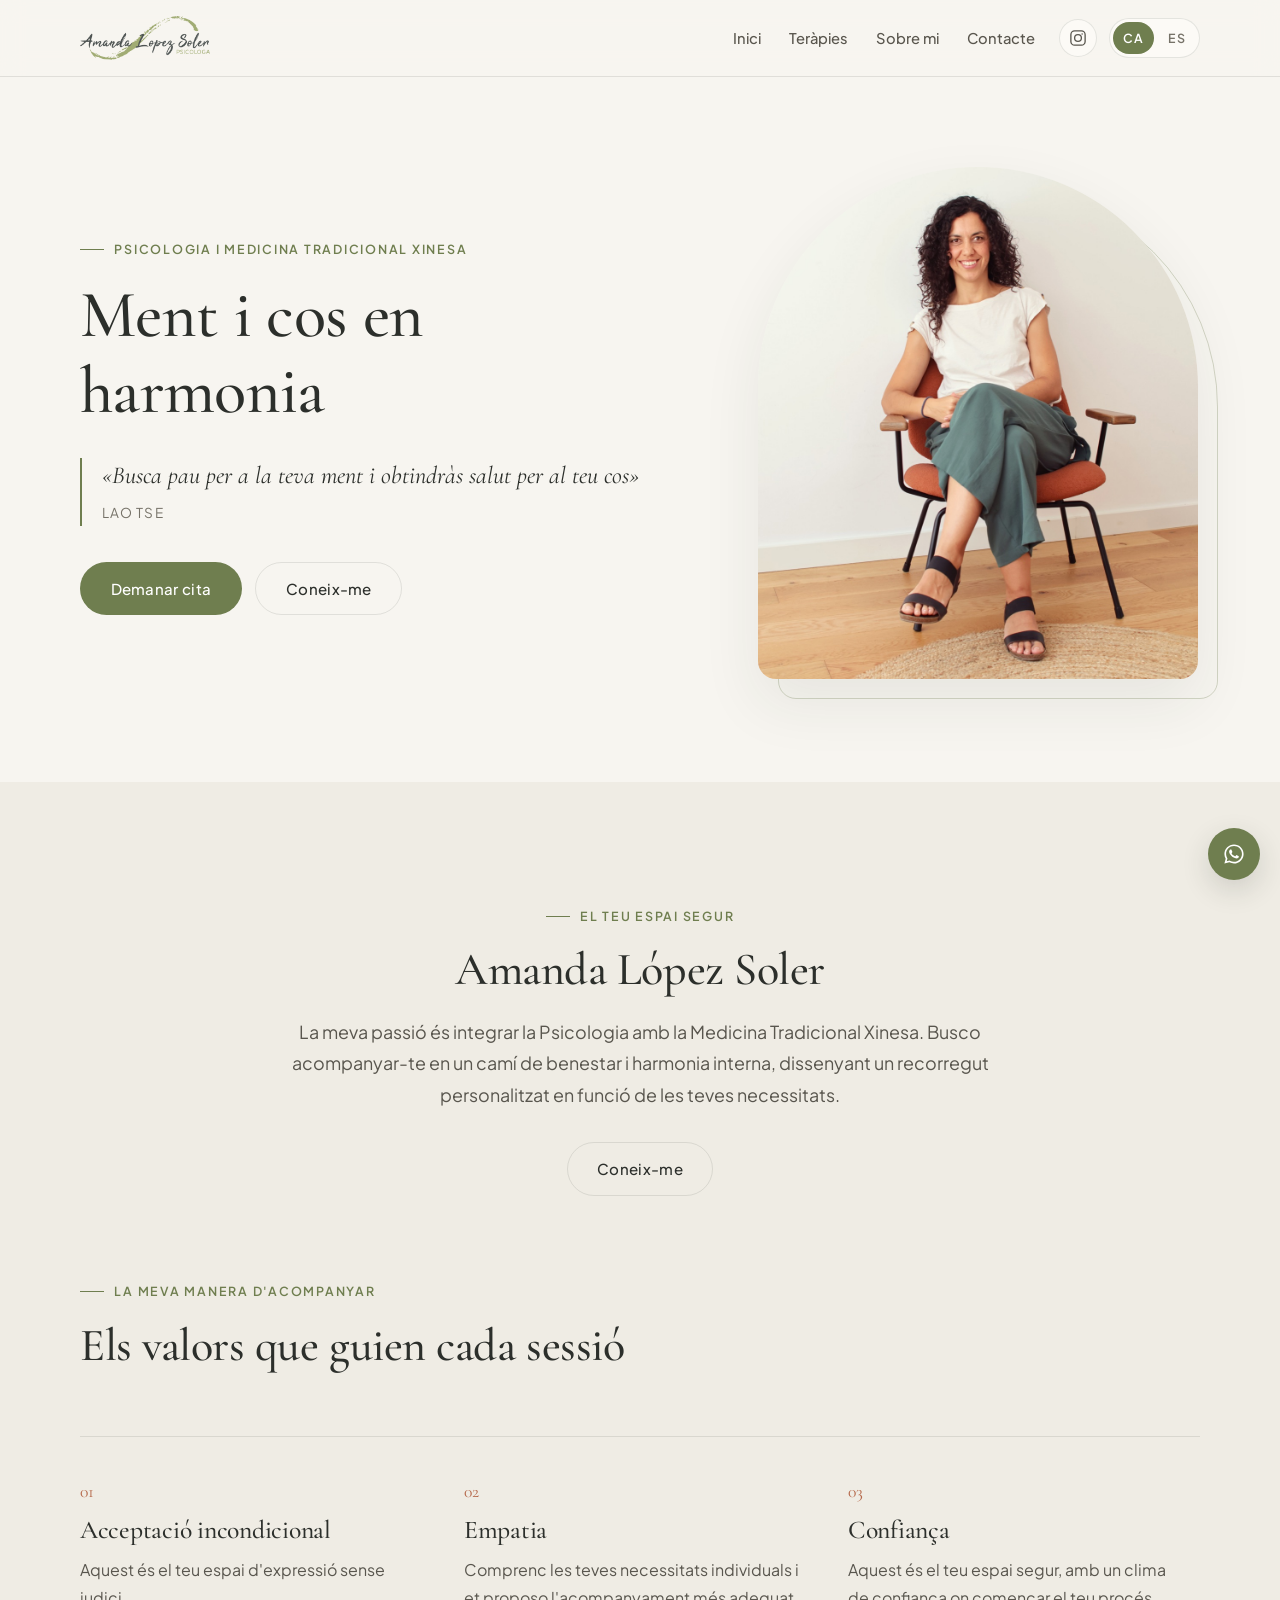
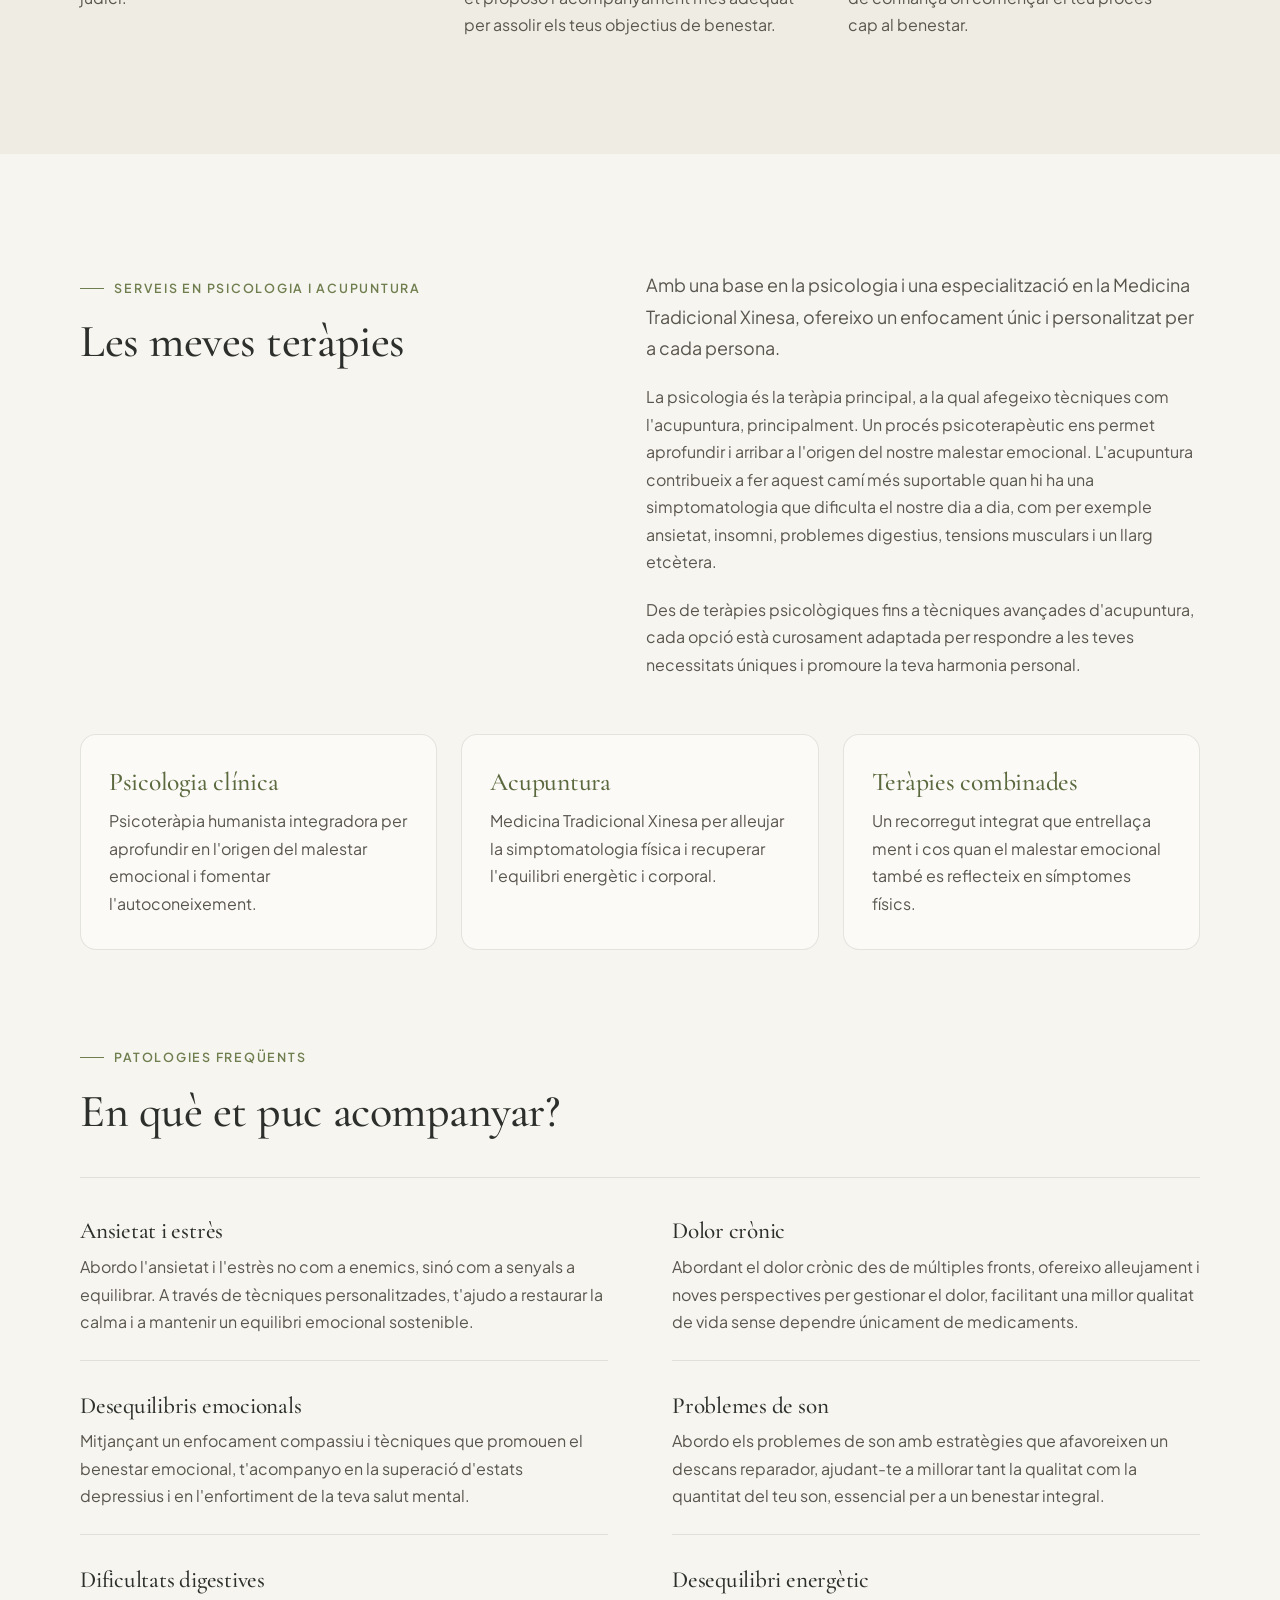
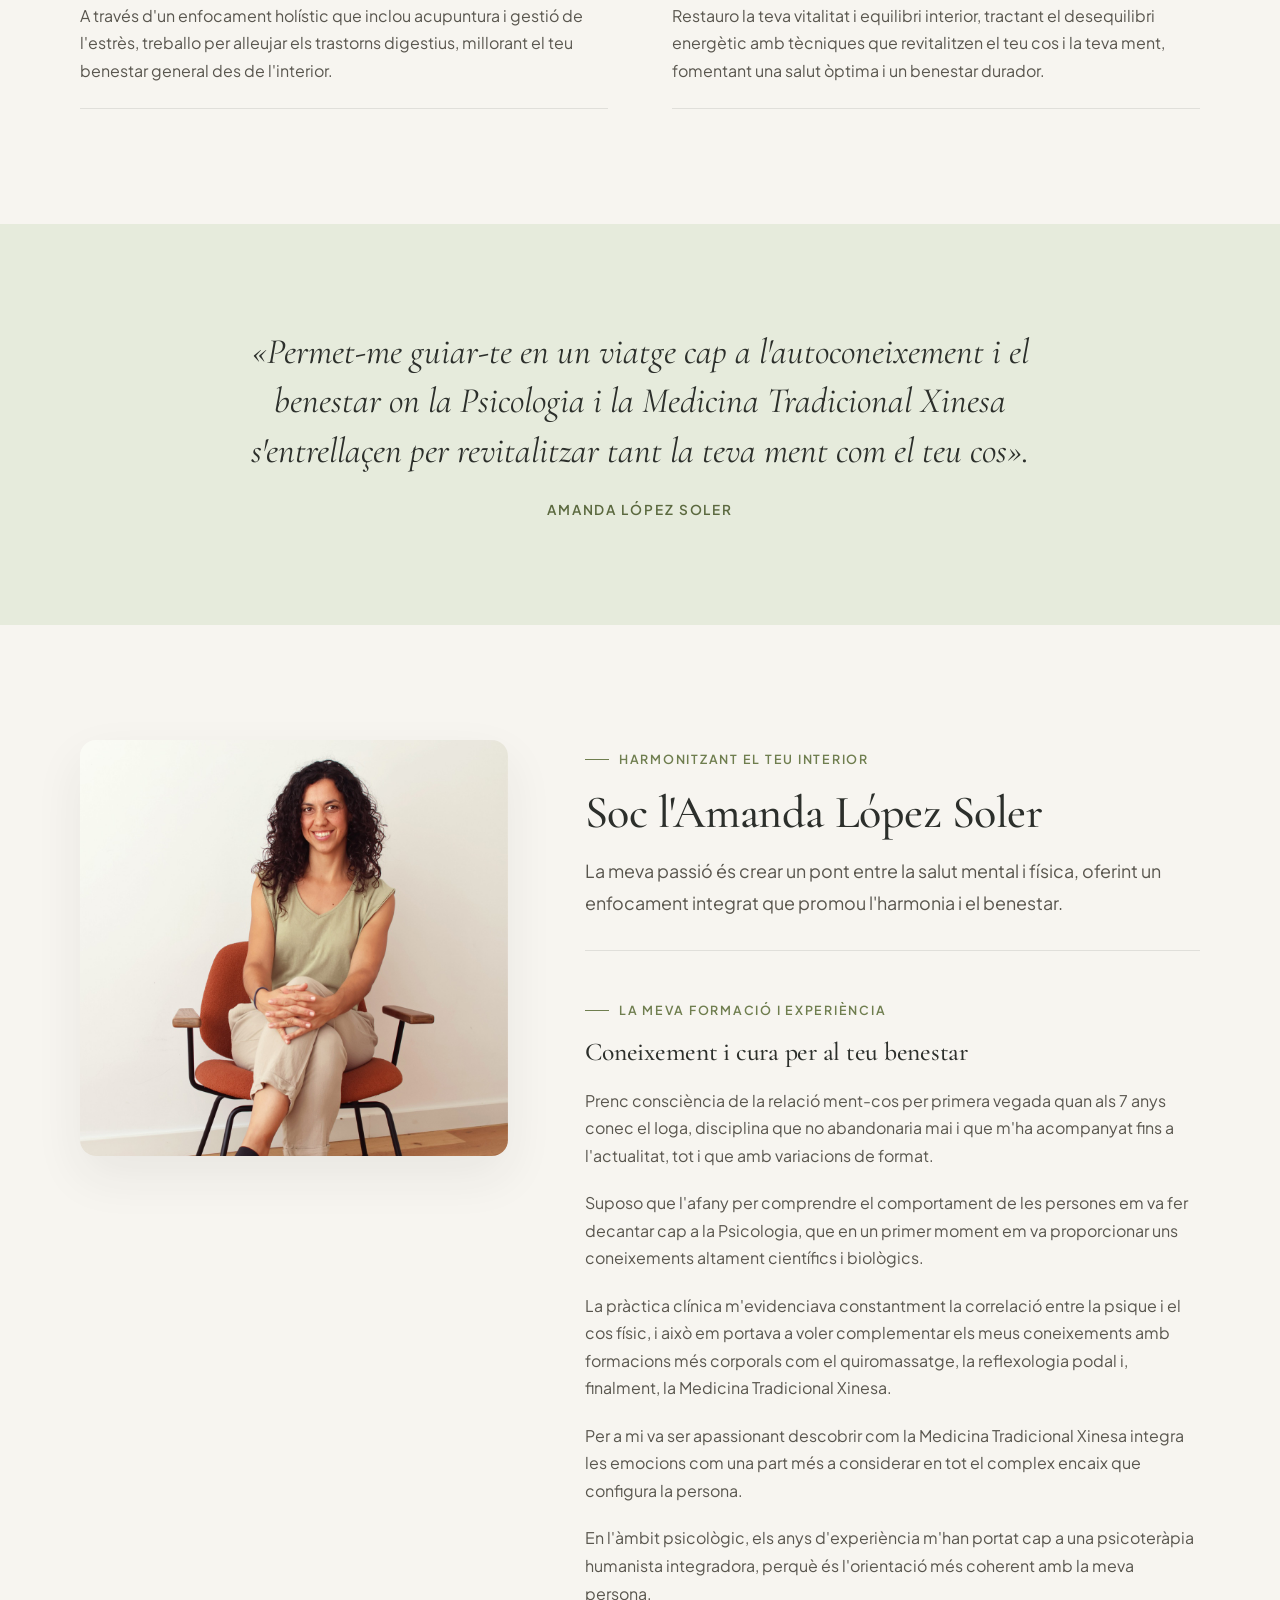
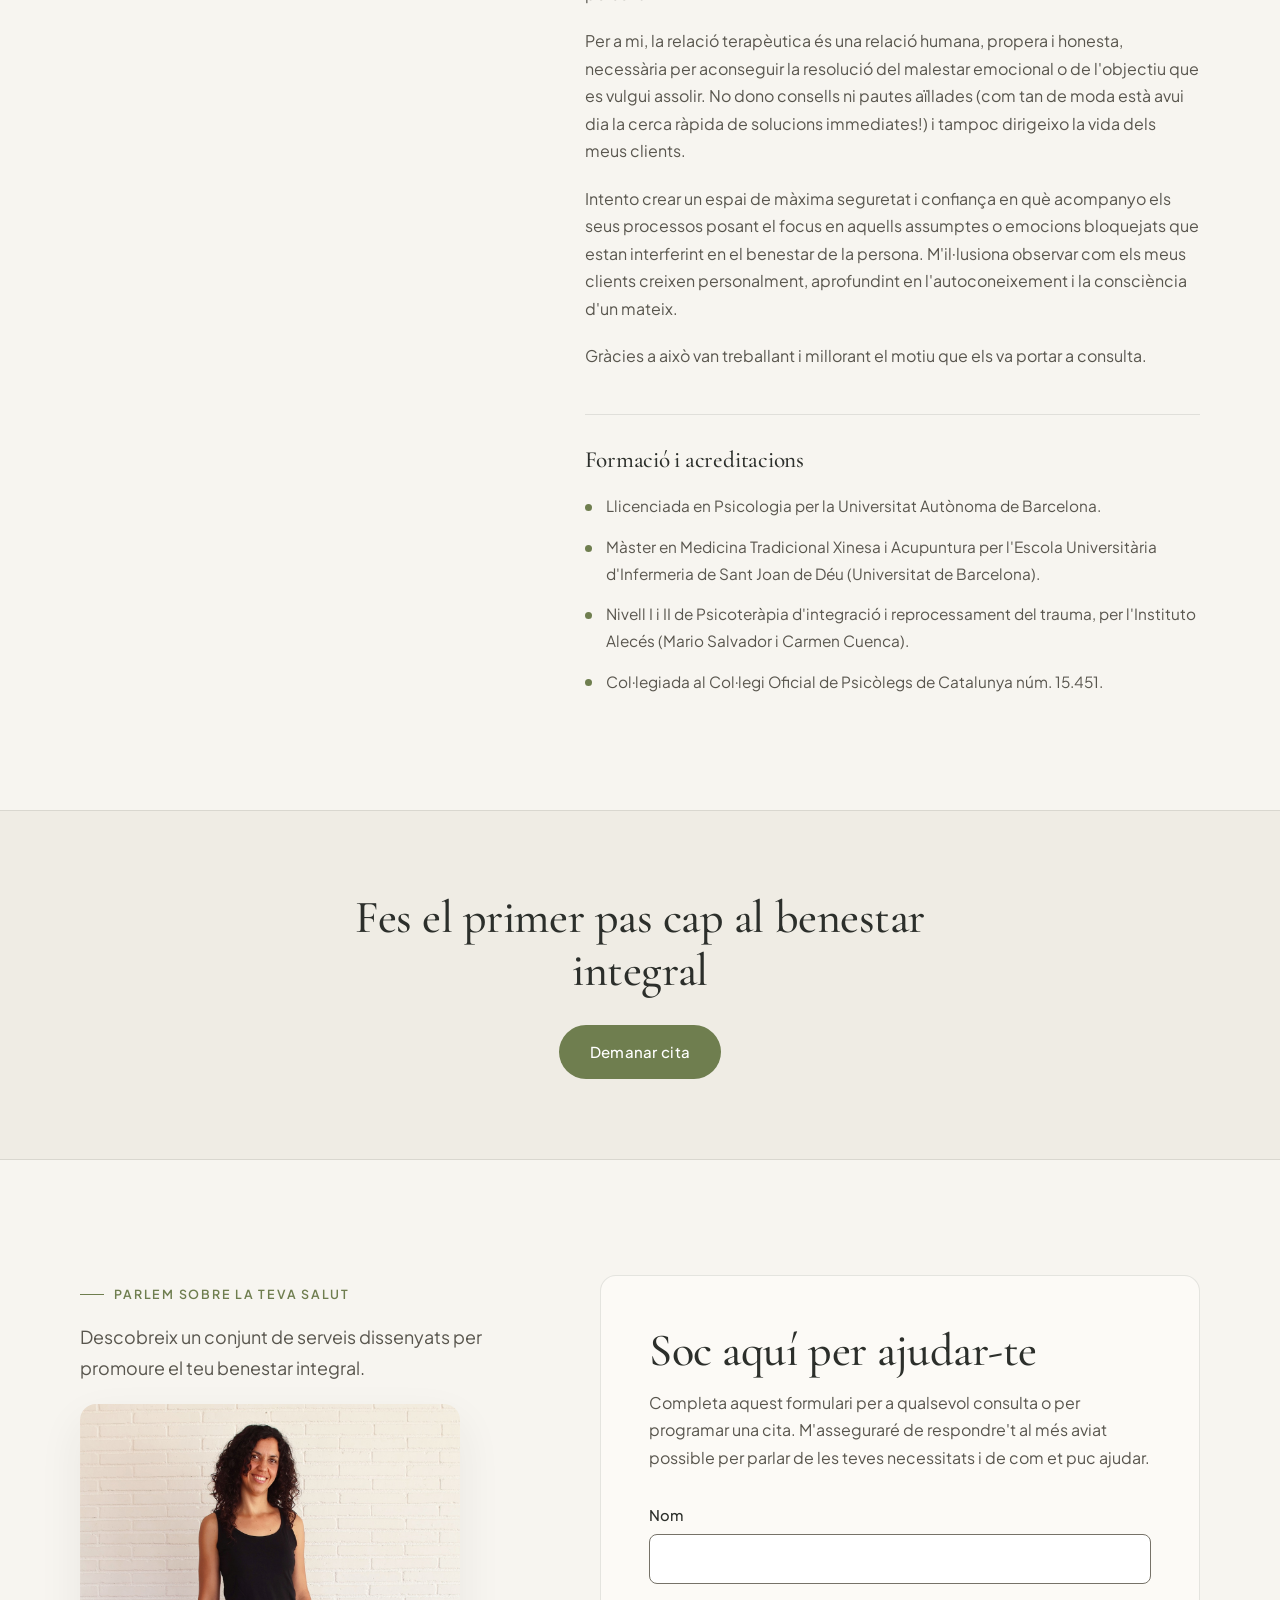
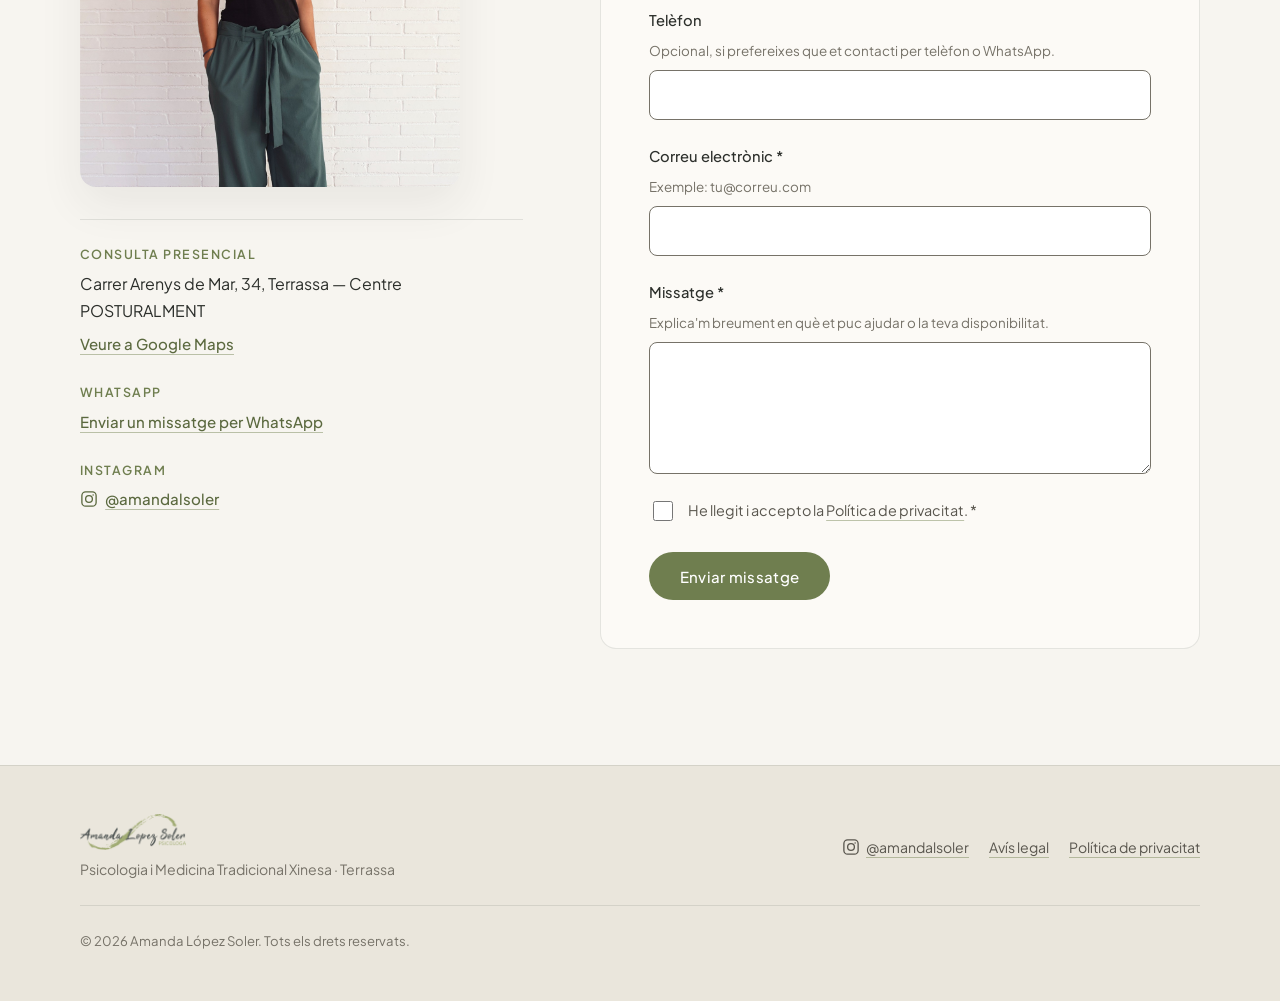
<file: index.html>
<!DOCTYPE html>
<html lang="ca">
<head>
  <meta charset="UTF-8">
  <meta name="viewport" content="width=device-width, initial-scale=1.0">
  <title>Amanda López Soler — Psicologia i Medicina Tradicional Xinesa</title>
  <meta name="description" content="Psicologia humanista integradora i Medicina Tradicional Xinesa a Terrassa. Un espai segur per harmonitzar ment i cos.">
  <link rel="icon" type="image/svg+xml" href="./assets/images/favicon.svg">
  <link rel="preconnect" href="https://fonts.googleapis.com">
  <link rel="preconnect" href="https://fonts.gstatic.com" crossorigin>
  <link href="https://fonts.googleapis.com/css2?family=Cormorant+Garamond:ital,wght@0,400;0,500;0,600;1,400;1,500&family=Plus+Jakarta+Sans:wght@400;500;600&display=swap" rel="stylesheet">
  <link rel="stylesheet" href="./css/styles.css">
</head>
<body>
  <a class="skip-link" href="#contenido" data-i18n="skip.content">Ir al contenido principal</a>

  <!-- Header -->
  <header class="site-header">
    <div class="container header-inner">
      <a href="#inicio" class="brand-logo" aria-label="Amanda López Soler">
        <img src="./assets/images/logo.png" alt="Amanda López Soler Psicóloga" width="436" height="148">
      </a>

      <nav id="primary-nav" class="header-nav" aria-label="Navegació principal">
        <ul class="nav-links">
          <li><a href="#inicio" data-i18n="nav.home">Inici</a></li>
          <li><a href="#terapias" data-i18n="nav.therapies">Teràpies</a></li>
          <li><a href="#sobre-mi" data-i18n="nav.about">Sobre mi</a></li>
          <li><a href="#contacto" data-i18n="nav.contact">Contacte</a></li>
        </ul>
      </nav>

      <div class="header-controls">
        <a
          href="https://www.instagram.com/amandalsoler"
          data-instagram-link
          target="_blank"
          rel="noopener noreferrer"
          class="header-social"
          data-i18n-aria-label="social.instagramAria"
          aria-label="Seguir l'Amanda López Soler a Instagram"
        >
          <svg class="icon-social" viewBox="0 0 24 24" fill="none" stroke="currentColor" stroke-width="1.75" stroke-linecap="round" stroke-linejoin="round" aria-hidden="true">
            <rect x="2.5" y="2.5" width="19" height="19" rx="5"></rect>
            <circle cx="12" cy="12" r="4.5"></circle>
            <circle cx="17.5" cy="6.5" r="1" fill="currentColor" stroke="none"></circle>
          </svg>
        </a>

        <div class="lang-switch" role="group" data-i18n-aria-label="nav.langLabel" aria-label="Seleccionar idioma">
          <button type="button" data-lang-btn="ca" aria-pressed="true" class="is-active">CA</button>
          <button type="button" data-lang-btn="es" aria-pressed="false">ES</button>
        </div>

        <button
          id="menu-toggle"
          class="menu-toggle"
          type="button"
          aria-expanded="false"
          aria-controls="primary-nav"
          data-i18n-aria-label="nav.menuOpen"
          aria-label="Obrir el menú de navegació"
        >
          <svg width="20" height="20" viewBox="0 0 24 24" fill="none" stroke="currentColor" stroke-width="1.8" stroke-linecap="round" aria-hidden="true">
            <line x1="4" y1="7" x2="20" y2="7"></line>
            <line x1="4" y1="12" x2="20" y2="12"></line>
            <line x1="4" y1="17" x2="20" y2="17"></line>
          </svg>
        </button>
      </div>
    </div>
  </header>

  <main id="contenido">
    <!-- Hero -->
    <section id="inicio" class="hero">
      <div class="container hero-grid">
        <div class="hero-copy">
          <p class="eyebrow" data-i18n="hero.eyebrow">Psicología y Medicina Tradicional China</p>
          <h1 data-i18n="hero.title">Mente y cuerpo en armonía</h1>

          <blockquote class="hero-quote">
            <p data-i18n="hero.quote">«Busca paz para tu mente y obtendrás salud para tu cuerpo»</p>
            <cite data-i18n="hero.quoteAuthor">Lao Tse</cite>
          </blockquote>

          <div class="hero-actions">
            <a href="#contacto" class="btn btn--primary" data-i18n="hero.ctaPrimary">Agendar cita</a>
            <a href="#sobre-mi" class="btn btn--ghost" data-i18n="hero.ctaSecondary">Conóceme</a>
          </div>
        </div>

        <div class="hero-media">
          <img
            src="./assets/images/amanda-hero.jpg"
            alt="Amanda López Soler, psicóloga y especialista en Medicina Tradicional China"
            data-i18n-alt="hero.photoAlt"
            class="hero-photo"
            width="1030"
            height="1200"
            fetchpriority="high"
          >
        </div>
      </div>
    </section>

    <!-- Tu lugar seguro & Valores -->
    <section id="presentacion" class="section section--surface">
      <div class="container">
        <div class="intro-block reveal">
          <p class="eyebrow" data-i18n="intro.eyebrow">Tu lugar seguro</p>
          <h2 data-i18n="intro.title">Amanda López Soler</h2>
          <p class="lead" data-i18n="intro.text">
            Mi pasión es integrar la Psicología con la Medicina Tradicional China. Busco acompañarte por un camino de bienestar y armonía interna, diseñando un recorrido personalizado en función de tus necesidades.
          </p>
          <a href="#sobre-mi" class="btn btn--ghost" data-i18n="intro.cta">Conóceme</a>
        </div>

        <div style="margin-top: clamp(3.5rem, 6vw, 5rem);" class="reveal">
          <div class="section-header">
            <p class="eyebrow" data-i18n="values.eyebrow">Mi manera de acompañar</p>
            <h2 data-i18n="values.title">Los valores que guían cada sesión</h2>
          </div>

          <div class="values-grid">
            <article class="value-item">
              <span class="value-num" aria-hidden="true">01</span>
              <h3 data-i18n="values.v1.title">Aceptación incondicional</h3>
              <p data-i18n="values.v1.text">Este es tu espacio de expresión sin juicio.</p>
            </article>

            <article class="value-item">
              <span class="value-num" aria-hidden="true">02</span>
              <h3 data-i18n="values.v2.title">Empatía</h3>
              <p data-i18n="values.v2.text">
                Comprendo tus necesidades individuales y te propongo el acompañamiento más adecuado para conseguir tus metas de bienestar.
              </p>
            </article>

            <article class="value-item">
              <span class="value-num" aria-hidden="true">03</span>
              <h3 data-i18n="values.v3.title">Confianza</h3>
              <p data-i18n="values.v3.text">
                Este es tu lugar seguro, con un clima de confianza donde empezar tu proceso hacia el bienestar.
              </p>
            </article>
          </div>
        </div>
      </div>
    </section>

    <!-- Terapias y Patologías frecuentes -->
    <section id="terapias" class="section">
      <div class="container">
        <div class="therapies-intro reveal">
          <div>
            <p class="eyebrow" data-i18n="therapies.eyebrow">Servicios en psicología y acupuntura</p>
            <h2 data-i18n="therapies.title">Mis terapias</h2>
          </div>
          <div>
            <p class="lead" data-i18n="therapies.lead">
              Con una base en la psicología y una especialización en la Medicina Tradicional China, ofrezco un enfoque único y personalizado para cada uno de mis clientes.
            </p>
            <p data-i18n="therapies.body">
              La psicología es la terapia principal a la que añado técnicas como la acupuntura, principalmente. Un proceso psicoterapéutico nos permite profundizar y llegar al origen de nuestro malestar emocional. La acupuntura contribuye a hacer este camino más llevadero cuando hay una sintomatología que dificulta nuestro día a día, como por ejemplo ansiedad, insomnio, problemas digestivos, tensiones musculares y un largo etcétera.
            </p>
            <p data-i18n="therapies.sublead">
              Desde terapias psicológicas hasta técnicas avanzadas de acupuntura, cada opción está cuidadosamente adaptada para responder a tus necesidades únicas y promover tu armonía personal.
            </p>
          </div>
        </div>

        <div class="pillars-grid reveal">
          <article class="pillar-card">
            <h3 data-i18n="therapies.p1.title">Psicología clínica</h3>
            <p data-i18n="therapies.p1.text">
              Psicoterapia humanista integradora para profundizar en el origen del malestar emocional y fomentar el autoconocimiento.
            </p>
          </article>

          <article class="pillar-card">
            <h3 data-i18n="therapies.p2.title">Acupuntura</h3>
            <p data-i18n="therapies.p2.text">
              Medicina Tradicional China para aliviar la sintomatología física y recuperar el equilibrio energético y corporal.
            </p>
          </article>

          <article class="pillar-card">
            <h3 data-i18n="therapies.p3.title">Terapias combinadas</h3>
            <p data-i18n="therapies.p3.text">
              Un recorrido integrado que entrelaza mente y cuerpo cuando el malestar emocional se refleja también en síntomas físicos.
            </p>
          </article>
        </div>

        <div class="reveal">
          <div class="conditions-header">
            <p class="eyebrow" data-i18n="conditions.eyebrow">Patologías frecuentes</p>
            <h2 data-i18n="conditions.title">¿En qué te puedo acompañar?</h2>
          </div>

          <div class="conditions-grid">
            <article class="condition-item">
              <h3 data-i18n="conditions.c1.title">Ansiedad y estrés</h3>
              <p data-i18n="conditions.c1.text">
                Abordo la ansiedad y el estrés no como enemigos, sino como señales a equilibrar. A través de técnicas personalizadas, te enseño a restaurar la calma y a mantener un equilibrio emocional sostenible.
              </p>
            </article>

            <article class="condition-item">
              <h3 data-i18n="conditions.c2.title">Dolor crónico</h3>
              <p data-i18n="conditions.c2.text">
                Combatiendo el dolor crónico desde múltiples frentes, ofrezco alivio y nuevas perspectivas para manejar el dolor, facilitando una mejor calidad de vida sin depender únicamente de medicamentos.
              </p>
            </article>

            <article class="condition-item">
              <h3 data-i18n="conditions.c3.title">Desequilibrios emocionales</h3>
              <p data-i18n="conditions.c3.text">
                Mediante un enfoque compasivo y técnicas que promueven el bienestar emocional, te guío hacia la superación de estados depresivos y hacia el fortalecimiento de tu salud mental.
              </p>
            </article>

            <article class="condition-item">
              <h3 data-i18n="conditions.c4.title">Problemas de sueño</h3>
              <p data-i18n="conditions.c4.text">
                Abordo los problemas de sueño con estrategias que favorecen un descanso reparador, ayudándote a mejorar tanto la calidad como la cantidad de tu sueño, esencial para un bienestar integral.
              </p>
            </article>

            <article class="condition-item">
              <h3 data-i18n="conditions.c5.title">Dificultades digestivas</h3>
              <p data-i18n="conditions.c5.text">
                A través de un enfoque holístico que incluye acupuntura y manejo del estrés, trabajo para aliviar los trastornos digestivos, mejorando tu bienestar general desde el interior.
              </p>
            </article>

            <article class="condition-item">
              <h3 data-i18n="conditions.c6.title">Desbalance energético</h3>
              <p data-i18n="conditions.c6.text">
                Restauro tu vitalidad y equilibrio interior, tratando el desbalance energético con técnicas que revitalizan tu cuerpo y mente, fomentando una salud óptima y un bienestar duradero.
              </p>
            </article>
          </div>
        </div>
      </div>
    </section>

    <!-- Cita pausa -->
    <section class="quote-band reveal" aria-label="Cita">
      <div class="container">
        <blockquote>
          <p data-i18n="quote.text">
            «Permíteme guiarte en un viaje hacia el autoconocimiento y el bienestar donde la Psicología y la Medicina Tradicional China se entrelazan para revitalizar tanto tu mente como tu cuerpo».
          </p>
          <cite data-i18n="quote.author">Amanda López Soler</cite>
        </blockquote>
      </div>
    </section>

    <!-- Sobre mí -->
    <section id="sobre-mi" class="section">
      <div class="container about-grid">
        <div class="about-media reveal">
          <img
            src="./assets/images/amanda-about.jpg"
            alt="Retrato de Amanda López Soler sentada en consulta"
            data-i18n-alt="about.photoAlt"
            class="about-photo"
            width="1200"
            height="1168"
            loading="lazy"
          >
        </div>

        <div class="about-story reveal">
          <p class="eyebrow" data-i18n="about.eyebrow">Armonizando tu interior</p>
          <h2 data-i18n="about.title">Soy Amanda López Soler</h2>
          <p class="lead" data-i18n="about.intro">
            Mi pasión es crear un puente entre la salud mental y física, ofreciendo un enfoque integrado que promueve la armonía y el bienestar.
          </p>

          <p class="eyebrow" data-i18n="about.storyEyebrow">Mi formación y experiencia</p>
          <h3 data-i18n="about.storyTitle">Conocimiento y cuidado para tu bienestar</h3>

          <p data-i18n="about.p1">
            Tomo conciencia de la relación mente-cuerpo por primera vez cuando a los 7 años conozco el Yoga, disciplina que no abandonaría y que me acompañaría hasta la actualidad, aunque con variaciones de formato.
          </p>
          <p data-i18n="about.p2">
            Supongo que el afán por comprender el comportamiento de las personas me hizo decantar hacia la Psicología, la cual me proporcionó en un primer momento unos conocimientos altamente científicos y biológicos.
          </p>
          <p data-i18n="about.p3">
            La práctica clínica me evidenciaba constantemente la correlación entre la psique y el cuerpo físico, y eso me llevaba a querer complementar mis conocimientos con formaciones más corporales como el quiromasaje, la reflexología podal y finalmente la Medicina Tradicional China.
          </p>
          <p data-i18n="about.p4">
            Para mí fue apasionante descubrir cómo la Medicina Tradicional China integra las emociones como una parte más a considerar en todo el complejo encaje que configura la persona.
          </p>
          <p data-i18n="about.p5">
            A nivel psicológico, los años de experiencia me han llevado hacia una psicoterapia humanista integradora, porque es la orientación más coherente con mi persona.
          </p>
          <p data-i18n="about.p6">
            Para mí, la relación terapéutica es una relación humana, cercana y honesta, necesaria para lograr la resolución del malestar emocional o del objetivo que se quiera conseguir. No doy consejos ni pautas aisladas (¡como tan de moda está hoy en día la búsqueda rápida de soluciones inmediatas!) y tampoco dirijo la vida de mis clientes.
          </p>
          <p data-i18n="about.p7">
            Intento crear un espacio de máxima seguridad y confianza en el que acompaño sus procesos poniendo el foco en aquellos asuntos o emociones bloqueados que están interfiriendo en el bienestar de la persona. Me ilusiona observar cómo mis clientes crecen personalmente, profundizando en autoconocimiento y consciencia de uno mismo.
          </p>
          <p data-i18n="about.p8">
            Gracias a ello van trabajando y mejorando el motivo que les llevó a consulta.
          </p>

          <div class="credentials">
            <h3 data-i18n="about.credentialsTitle">Formación y acreditaciones</h3>
            <ul class="credentials-list">
              <li data-i18n="about.cred1">Licenciada en Psicología por la Universitat Autònoma de Barcelona.</li>
              <li data-i18n="about.cred2">Máster en Medicina Tradicional China y Acupuntura por la Escola Universitària d’Infermeria de Sant Joan de Déu (Universitat de Barcelona).</li>
              <li data-i18n="about.cred3">Nivel I y II de Psicoterapia de integración y reprocesamiento del trauma, por el Instituto Alecés (Mario Salvador y Carmen Cuenca).</li>
              <li data-i18n="about.cred4">Colegiada en el Col·legi Oficial de Psicòlegs de Catalunya núm. 15.451.</li>
            </ul>
          </div>
        </div>
      </div>
    </section>

    <!-- CTA Band -->
    <section class="cta-band reveal">
      <div class="container">
        <h2 data-i18n="cta.title">Da el primer paso hacia el bienestar integral</h2>
        <a href="#contacto" class="btn btn--primary" data-i18n="cta.button">Agendar cita</a>
      </div>
    </section>

    <!-- Contacto -->
    <section id="contacto" class="section">
      <div class="container contact-grid">
        <div class="reveal">
          <p class="eyebrow" data-i18n="contact.eyebrow">Hablemos sobre tu salud</p>
          <p class="lead" data-i18n="contact.intro">
            Descubre una gama de servicios diseñados para promover tu bienestar integral.
          </p>

          <img
            src="./assets/images/amanda-contact.jpg"
            alt="Amanda López Soler en su consulta"
            data-i18n-alt="contact.photoAlt"
            class="contact-photo"
            width="1191"
            height="1200"
            loading="lazy"
          >

          <div class="contact-details">
            <div>
              <span class="contact-detail-label" data-i18n="contact.locationLabel">Consulta presencial</span>
              <p class="contact-detail-value" data-i18n="contact.locationAddress">
                Carrer Arenys de Mar, 34, Terrassa — Centre POSTURALMENT
              </p>
              <a
                href="https://maps.app.goo.gl/3mrcAE2L84cFVJdR6"
                target="_blank"
                rel="noopener noreferrer"
                class="contact-link"
                data-i18n="contact.locationLink"
              >Ver en Google Maps</a>
            </div>

            <div>
              <span class="contact-detail-label" data-i18n="contact.whatsappLabel">WhatsApp</span>
              <a
                href="https://wa.me/34640287010"
                data-whatsapp-link
                target="_blank"
                rel="noopener noreferrer"
                class="contact-link"
                data-i18n="contact.whatsappLink"
              >Enviar un mensaje por WhatsApp</a>
            </div>

            <div>
              <span class="contact-detail-label" data-i18n="contact.instagramLabel">Instagram</span>
              <a
                href="https://www.instagram.com/amandalsoler"
                data-instagram-link
                target="_blank"
                rel="noopener noreferrer"
                class="contact-link"
              >
                <svg class="icon-social" viewBox="0 0 24 24" fill="none" stroke="currentColor" stroke-width="1.75" stroke-linecap="round" stroke-linejoin="round" aria-hidden="true">
                  <rect x="2.5" y="2.5" width="19" height="19" rx="5"></rect>
                  <circle cx="12" cy="12" r="4.5"></circle>
                  <circle cx="17.5" cy="6.5" r="1" fill="currentColor" stroke="none"></circle>
                </svg>
                <span>@amandalsoler</span>
              </a>
            </div>
          </div>
        </div>

        <div class="contact-form-wrap reveal">
          <h2 id="contact-form-heading" data-i18n="contact.title">Estoy aquí para ayudarte</h2>
          <p data-i18n="contact.formIntro">
            Completa este formulario para cualquier consulta o para programar una cita. Me aseguraré de responder a la brevedad posible para discutir tus necesidades y cómo puedo ayudarte.
          </p>

          <form
            id="contact-form"
            method="POST"
            action="#"
            aria-labelledby="contact-form-heading"
            novalidate
          >
            <!-- Honeypot spam trap hidden from assistive tech -->
            <div class="hp-field" aria-hidden="true">
              <label for="website">Website</label>
              <input type="text" id="website" name="website" tabindex="-1" autocomplete="off">
            </div>

            <div class="form-field">
              <label for="name" data-i18n="form.name">Nombre</label>
              <input
                type="text"
                id="name"
                name="name"
                autocomplete="name"
                enterkeyhint="next"
                maxlength="120"
              >
            </div>

            <div class="form-field">
              <label for="phone" data-i18n="form.phone">Teléfono</label>
              <span id="phone-hint" class="field-hint" data-i18n="form.phoneHint">
                Opcional, si prefieres que te contacte por teléfono o WhatsApp.
              </span>
              <input
                type="tel"
                id="phone"
                name="phone"
                autocomplete="tel"
                inputmode="tel"
                enterkeyhint="next"
                aria-describedby="phone-hint"
                maxlength="30"
              >
            </div>

            <div class="form-field">
              <label for="email">
                <span data-i18n="form.email">Correo electrónico</span>
                <span aria-hidden="true">*</span>
              </label>
              <span id="email-hint" class="field-hint" data-i18n="form.emailHint">
                Ejemplo: tu@correo.com
              </span>
              <input
                type="email"
                id="email"
                name="email"
                required
                autocomplete="email"
                autocorrect="off"
                autocapitalize="none"
                spellcheck="false"
                enterkeyhint="next"
                aria-describedby="email-hint"
                data-error="email-error"
              >
              <div id="email-error" class="error-msg">
                <span role="img" data-i18n-aria-label="form.errorPrefix" aria-label="Error">✕</span>
                <span data-i18n="form.emailError">Introduce una dirección de correo electrónico válida (por ejemplo, tu@correo.com).</span>
              </div>
            </div>

            <div class="form-field">
              <label for="message">
                <span data-i18n="form.message">Mensaje</span>
                <span aria-hidden="true">*</span>
              </label>
              <span id="message-hint" class="field-hint" data-i18n="form.messageHint">
                Cuéntame brevemente en qué te puedo ayudar o tu disponibilidad.
              </span>
              <textarea
                id="message"
                name="message"
                required
                rows="4"
                aria-describedby="message-hint"
                data-error="message-error"
                maxlength="2000"
              ></textarea>
              <div id="message-error" class="error-msg">
                <span role="img" data-i18n-aria-label="form.errorPrefix" aria-label="Error">✕</span>
                <span data-i18n="form.messageError">Por favor, escribe un breve mensaje antes de enviar.</span>
              </div>
            </div>

            <div class="form-checkbox">
              <div class="checkbox-row">
                <input
                  type="checkbox"
                  id="privacy"
                  name="privacy"
                  required
                  data-error="privacy-error"
                >
                <label for="privacy">
                  <span data-i18n="form.privacyPrefix">He leído y acepto la</span>
                  <a href="./privacidad.html" data-i18n="form.privacyLink">Política de privacidad</a>.
                  <span aria-hidden="true">*</span>
                </label>
              </div>
              <div id="privacy-error" class="error-msg">
                <span role="img" data-i18n-aria-label="form.errorPrefix" aria-label="Error">✕</span>
                <span data-i18n="form.privacyError">Debes aceptar la política de privacidad para enviar el formulario.</span>
              </div>
            </div>

            <button id="form-submit" type="submit" class="btn btn--primary" data-i18n="form.submit">
              Enviar mensaje
            </button>

            <div id="form-status" class="form-status" role="status" aria-live="polite" hidden></div>
          </form>
        </div>
      </div>
    </section>
  </main>

  <!-- Footer -->
  <footer class="site-footer">
    <div class="container footer-inner">
      <div class="footer-brand">
        <img src="./assets/images/logo.png" alt="Amanda López Soler Psicóloga" width="436" height="148" loading="lazy">
        <p data-i18n="footer.tagline">Psicología y Medicina Tradicional China · Terrassa</p>
      </div>

      <nav class="footer-links" aria-label="Legal">
        <a
          href="https://www.instagram.com/amandalsoler"
          data-instagram-link
          target="_blank"
          rel="noopener noreferrer"
          class="footer-social"
        >
          <svg class="icon-social" viewBox="0 0 24 24" fill="none" stroke="currentColor" stroke-width="1.75" stroke-linecap="round" stroke-linejoin="round" aria-hidden="true">
            <rect x="2.5" y="2.5" width="19" height="19" rx="5"></rect>
            <circle cx="12" cy="12" r="4.5"></circle>
            <circle cx="17.5" cy="6.5" r="1" fill="currentColor" stroke="none"></circle>
          </svg>
          <span>@amandalsoler</span>
        </a>
        <a href="./aviso-legal.html" data-i18n="footer.legal">Aviso legal</a>
        <a href="./privacidad.html" data-i18n="footer.privacy">Política de privacidad</a>
      </nav>

      <p class="footer-copy">
        © <span id="copyright-year">2026</span> Amanda López Soler.
        <span data-i18n="footer.rights">Todos los derechos reservados.</span>
      </p>
    </div>
  </footer>

  <!-- Discreet Floating WhatsApp Button -->
  <a
    href="https://wa.me/34640287010"
    data-whatsapp-link
    target="_blank"
    rel="noopener noreferrer"
    class="whatsapp-fab"
    data-i18n-aria-label="whatsapp.floatingLabel"
    aria-label="Escribir por WhatsApp a Amanda López Soler"
  >
    <svg viewBox="0 0 32 32" aria-hidden="true">
      <path d="M16.004 3.2c-7.06 0-12.8 5.74-12.8 12.8 0 2.26.59 4.46 1.71 6.4L3.2 28.8l6.58-1.72c1.88 1.02 4 1.56 6.22 1.56 7.06 0 12.8-5.74 12.8-12.8s-5.74-12.64-12.8-12.64zm0 23.26c-1.92 0-3.8-.52-5.44-1.5l-.39-.23-3.9 1.02 1.04-3.8-.25-.4a10.56 10.56 0 0 1-1.62-5.65c0-5.84 4.74-10.58 10.58-10.58 5.84 0 10.58 4.74 10.58 10.58 0 5.84-4.76 10.56-10.6 10.56zm5.8-7.92c-.32-.16-1.88-.93-2.17-1.03-.29-.11-.5-.16-.72.16-.21.32-.82 1.03-1.01 1.24-.19.21-.37.24-.69.08-.32-.16-1.35-.5-2.57-1.58-.95-.85-1.59-1.89-1.78-2.21-.19-.32-.02-.49.14-.65.14-.14.32-.37.48-.56.16-.19.21-.32.32-.53.11-.21.05-.4-.03-.56-.08-.16-.72-1.73-.98-2.37-.26-.62-.52-.54-.72-.55h-.61c-.21 0-.56.08-.85.4-.29.32-1.12 1.09-1.12 2.66 0 1.57 1.14 3.09 1.3 3.3.16.21 2.25 3.43 5.45 4.81.76.33 1.35.52 1.82.67.76.24 1.46.21 2.01.13.61-.09 1.88-.77 2.15-1.51.27-.74.27-1.38.19-1.51-.08-.13-.29-.21-.61-.37z"/>
    </svg>
  </a>

  <script src="./js/config.js"></script>
  <script src="./js/i18n.js"></script>
  <script src="./js/main.js"></script>
</body>
</html>
</file>
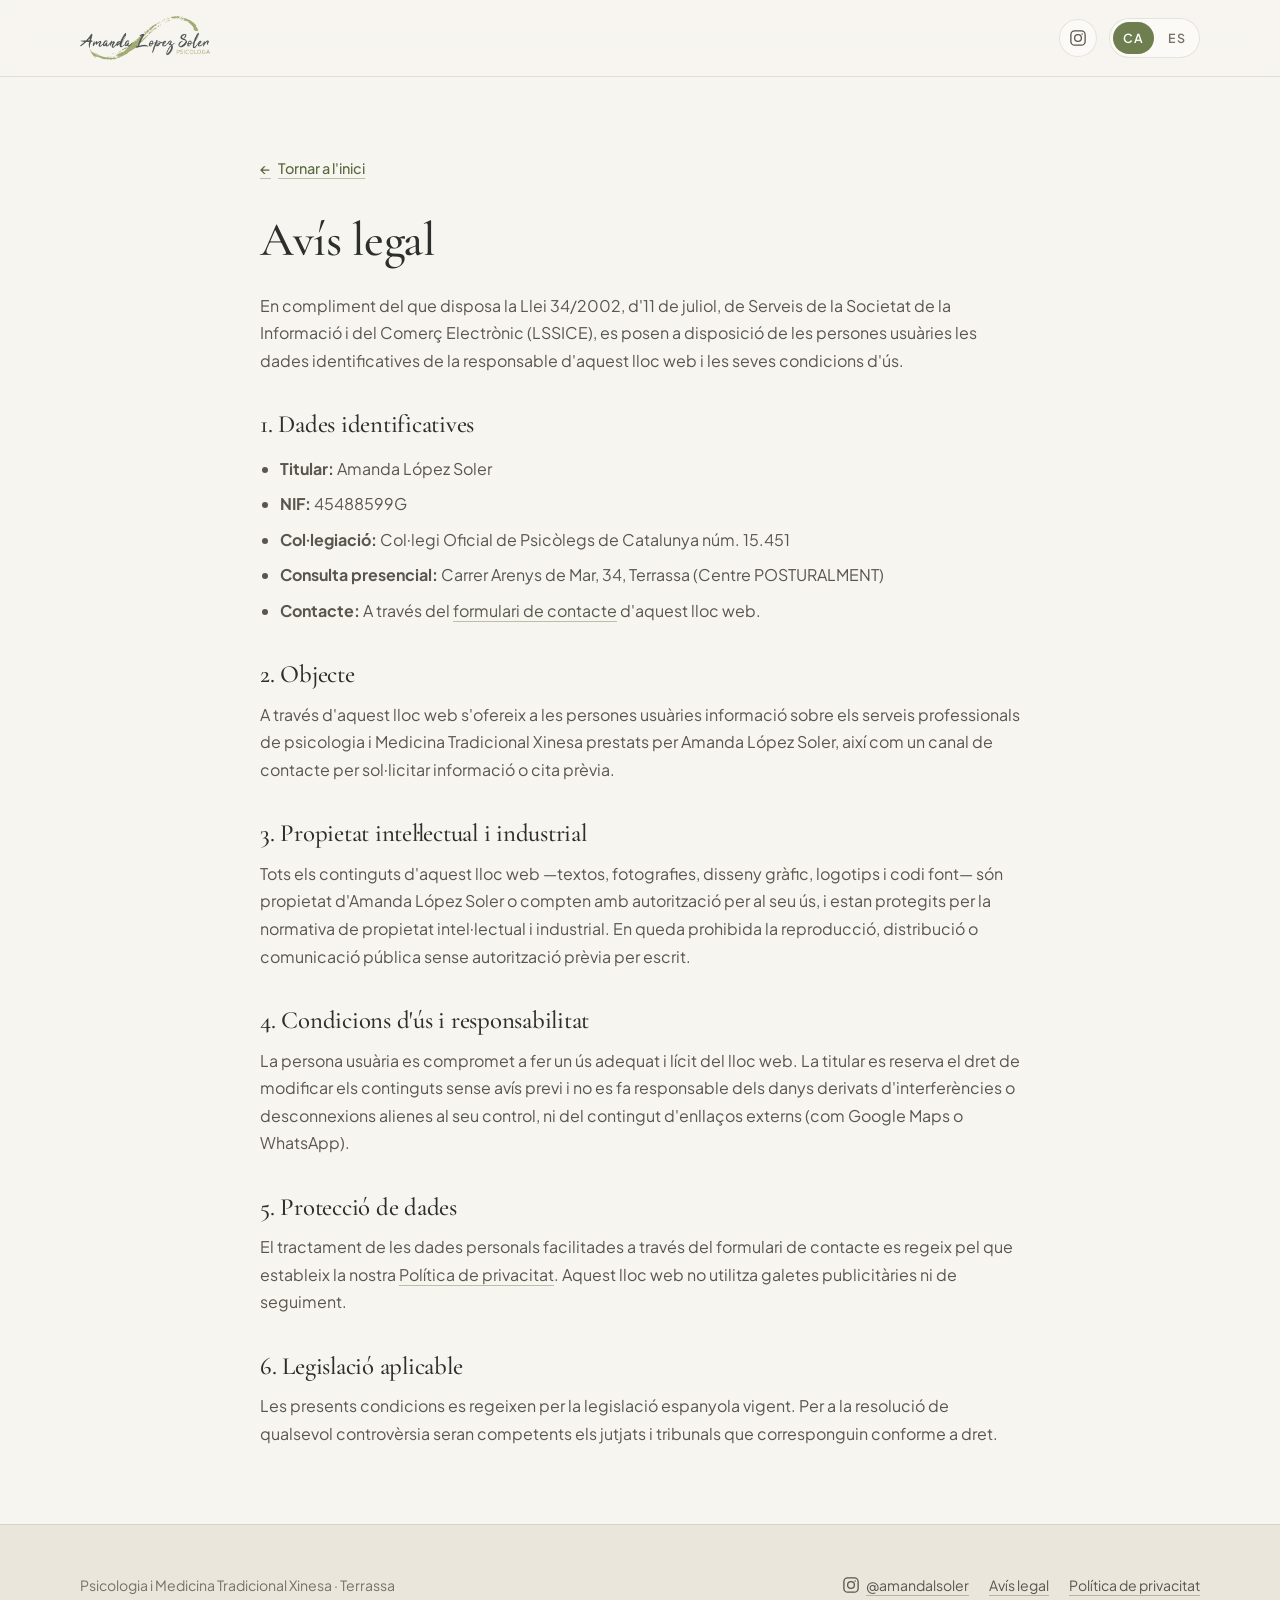
<file: aviso-legal.html>
<!DOCTYPE html>
<html lang="ca">
<head>
  <meta charset="UTF-8">
  <meta name="viewport" content="width=device-width, initial-scale=1.0">
  <title>Avís legal — Amanda López Soler</title>
  <meta name="robots" content="noindex">
  <link rel="icon" type="image/svg+xml" href="./assets/images/favicon.svg">
  <link rel="preconnect" href="https://fonts.googleapis.com">
  <link rel="preconnect" href="https://fonts.gstatic.com" crossorigin>
  <link href="https://fonts.googleapis.com/css2?family=Cormorant+Garamond:wght@400;500;600&family=Plus+Jakarta+Sans:wght@400;500;600&display=swap" rel="stylesheet">
  <link rel="stylesheet" href="./css/styles.css">
</head>
<body data-page="legal">
  <header class="site-header">
    <div class="container header-inner">
      <a href="./index.html" class="brand-logo" aria-label="Amanda López Soler">
        <img src="./assets/images/logo.png" alt="Amanda López Soler Psicóloga" width="436" height="148">
      </a>
      <div class="header-controls">
        <a
          href="https://www.instagram.com/amandalsoler"
          data-instagram-link
          target="_blank"
          rel="noopener noreferrer"
          class="header-social"
          data-i18n-aria-label="social.instagramAria"
          aria-label="Seguir l'Amanda López Soler a Instagram"
        >
          <svg class="icon-social" viewBox="0 0 24 24" fill="none" stroke="currentColor" stroke-width="1.75" stroke-linecap="round" stroke-linejoin="round" aria-hidden="true">
            <rect x="2.5" y="2.5" width="19" height="19" rx="5"></rect>
            <circle cx="12" cy="12" r="4.5"></circle>
            <circle cx="17.5" cy="6.5" r="1" fill="currentColor" stroke="none"></circle>
          </svg>
        </a>
        <div class="lang-switch" role="group" data-i18n-aria-label="nav.langLabel" aria-label="Seleccionar idioma">
          <button type="button" data-lang-btn="ca" aria-pressed="true" class="is-active">CA</button>
          <button type="button" data-lang-btn="es" aria-pressed="false">ES</button>
        </div>
      </div>
    </div>
  </header>

  <main class="legal-main">
    <div class="container--narrow legal-doc">
      <a href="./index.html" class="legal-back">← <span data-i18n="legal.backHome">Volver al inicio</span></a>

      <!-- ESPAÑOL -->
      <article data-lang-block="es">
        <h1>Aviso legal</h1>
        <p>
          En cumplimiento de lo dispuesto en la Ley 34/2002, de 11 de julio, de Servicios de la Sociedad de la Información y del Comercio Electrónico (LSSICE), se ponen a disposición de las personas usuarias los datos identificativos de la responsable de este sitio web y sus condiciones de uso.
        </p>

        <h2>1. Datos identificativos</h2>
        <ul>
          <li><strong>Titular:</strong> Amanda López Soler</li>
          <li><strong>NIF:</strong> 45488599G</li>
          <li><strong>Colegiación:</strong> Col·legi Oficial de Psicòlegs de Catalunya núm. 15.451</li>
          <li><strong>Consulta presencial:</strong> Carrer Arenys de Mar, 34, Terrassa (Centre POSTURALMENT)</li>
          <li><strong>Contacto:</strong> A través del <a href="./index.html#contacto">formulario de contacto</a> de este sitio web.</li>
        </ul>

        <h2>2. Objeto</h2>
        <p>
          A través de este sitio web se ofrece a las personas usuarias información sobre los servicios profesionales de psicología y Medicina Tradicional China prestados por Amanda López Soler, así como un canal de contacto para solicitar información o cita previa.
        </p>

        <h2>3. Propiedad intelectual e industrial</h2>
        <p>
          Todos los contenidos de este sitio web —textos, fotografías, diseño gráfico, logotipos y código fuente— son propiedad de Amanda López Soler o cuentan con autorización para su uso, y están protegidos por la normativa de propiedad intelectual e industrial. Queda prohibida su reproducción, distribución o comunicación pública sin autorización previa por escrito.
        </p>

        <h2>4. Condiciones de uso y responsabilidad</h2>
        <p>
          La persona usuaria se compromete a hacer un uso adecuado y lícito del sitio web. La titular se reserva el derecho de modificar los contenidos sin previo aviso y no se hace responsable de los daños derivados de interferencias o desconexiones ajenas a su control, ni del contenido de enlaces externos (como Google Maps o WhatsApp).
        </p>

        <h2>5. Protección de datos</h2>
        <p>
          El tratamiento de los datos personales facilitados a través del formulario de contacto se rige por lo establecido en nuestra <a href="./privacidad.html">Política de privacidad</a>. Este sitio web no utiliza cookies publicitarias ni de seguimiento.
        </p>

        <h2>6. Legislación aplicable</h2>
        <p>
          Las presentes condiciones se rigen por la legislación española vigente. Para la resolución de cualquier controversia serán competentes los juzgados y tribunales que correspondan conforme a derecho.
        </p>
      </article>

      <!-- CATALÀ -->
      <article data-lang-block="ca" hidden>
        <h1>Avís legal</h1>
        <p>
          En compliment del que disposa la Llei 34/2002, d'11 de juliol, de Serveis de la Societat de la Informació i del Comerç Electrònic (LSSICE), es posen a disposició de les persones usuàries les dades identificatives de la responsable d'aquest lloc web i les seves condicions d'ús.
        </p>

        <h2>1. Dades identificatives</h2>
        <ul>
          <li><strong>Titular:</strong> Amanda López Soler</li>
          <li><strong>NIF:</strong> 45488599G</li>
          <li><strong>Col·legiació:</strong> Col·legi Oficial de Psicòlegs de Catalunya núm. 15.451</li>
          <li><strong>Consulta presencial:</strong> Carrer Arenys de Mar, 34, Terrassa (Centre POSTURALMENT)</li>
          <li><strong>Contacte:</strong> A través del <a href="./index.html#contacto">formulari de contacte</a> d'aquest lloc web.</li>
        </ul>

        <h2>2. Objecte</h2>
        <p>
          A través d'aquest lloc web s'ofereix a les persones usuàries informació sobre els serveis professionals de psicologia i Medicina Tradicional Xinesa prestats per Amanda López Soler, així com un canal de contacte per sol·licitar informació o cita prèvia.
        </p>

        <h2>3. Propietat intel·lectual i industrial</h2>
        <p>
          Tots els continguts d'aquest lloc web —textos, fotografies, disseny gràfic, logotips i codi font— són propietat d'Amanda López Soler o compten amb autorització per al seu ús, i estan protegits per la normativa de propietat intel·lectual i industrial. En queda prohibida la reproducció, distribució o comunicació pública sense autorització prèvia per escrit.
        </p>

        <h2>4. Condicions d'ús i responsabilitat</h2>
        <p>
          La persona usuària es compromet a fer un ús adequat i lícit del lloc web. La titular es reserva el dret de modificar els continguts sense avís previ i no es fa responsable dels danys derivats d'interferències o desconnexions alienes al seu control, ni del contingut d'enllaços externs (com Google Maps o WhatsApp).
        </p>

        <h2>5. Protecció de dades</h2>
        <p>
          El tractament de les dades personals facilitades a través del formulari de contacte es regeix pel que estableix la nostra <a href="./privacidad.html">Política de privacitat</a>. Aquest lloc web no utilitza galetes publicitàries ni de seguiment.
        </p>

        <h2>6. Legislació aplicable</h2>
        <p>
          Les presents condicions es regeixen per la legislació espanyola vigent. Per a la resolució de qualsevol controvèrsia seran competents els jutjats i tribunals que corresponguin conforme a dret.
        </p>
      </article>
    </div>
  </main>

  <footer class="site-footer">
    <div class="container footer-inner">
      <div class="footer-brand">
        <p data-i18n="footer.tagline">Psicología y Medicina Tradicional China · Terrassa</p>
      </div>
      <nav class="footer-links" aria-label="Legal">
        <a
          href="https://www.instagram.com/amandalsoler"
          data-instagram-link
          target="_blank"
          rel="noopener noreferrer"
          class="footer-social"
        >
          <svg class="icon-social" viewBox="0 0 24 24" fill="none" stroke="currentColor" stroke-width="1.75" stroke-linecap="round" stroke-linejoin="round" aria-hidden="true">
            <rect x="2.5" y="2.5" width="19" height="19" rx="5"></rect>
            <circle cx="12" cy="12" r="4.5"></circle>
            <circle cx="17.5" cy="6.5" r="1" fill="currentColor" stroke="none"></circle>
          </svg>
          <span>@amandalsoler</span>
        </a>
        <a href="./aviso-legal.html" data-i18n="footer.legal">Aviso legal</a>
        <a href="./privacidad.html" data-i18n="footer.privacy">Política de privacidad</a>
      </nav>
    </div>
  </footer>

  <script src="./js/config.js"></script>
  <script src="./js/i18n.js"></script>
  <script src="./js/main.js"></script>
</body>
</html>
</file>
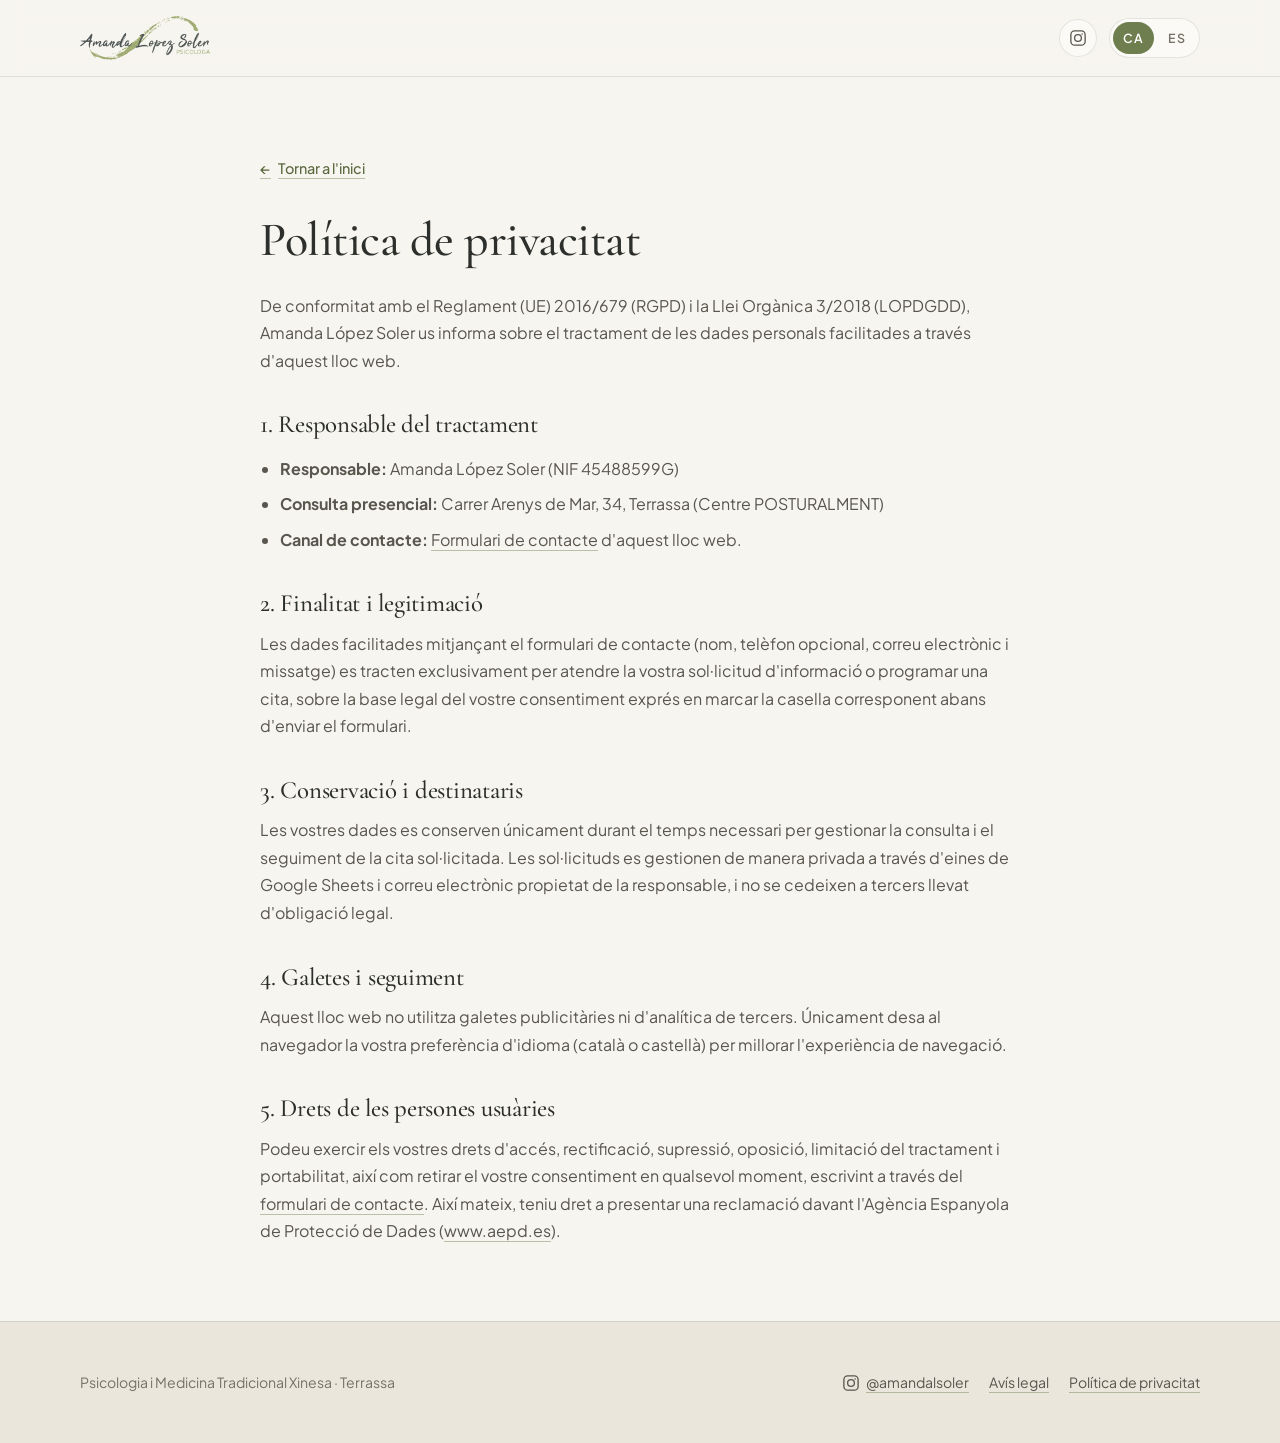
<file: privacidad.html>
<!DOCTYPE html>
<html lang="ca">
<head>
  <meta charset="UTF-8">
  <meta name="viewport" content="width=device-width, initial-scale=1.0">
  <title>Política de privacitat — Amanda López Soler</title>
  <meta name="robots" content="noindex">
  <link rel="icon" type="image/svg+xml" href="./assets/images/favicon.svg">
  <link rel="preconnect" href="https://fonts.googleapis.com">
  <link rel="preconnect" href="https://fonts.gstatic.com" crossorigin>
  <link href="https://fonts.googleapis.com/css2?family=Cormorant+Garamond:wght@400;500;600&family=Plus+Jakarta+Sans:wght@400;500;600&display=swap" rel="stylesheet">
  <link rel="stylesheet" href="./css/styles.css">
</head>
<body data-page="legal">
  <header class="site-header">
    <div class="container header-inner">
      <a href="./index.html" class="brand-logo" aria-label="Amanda López Soler">
        <img src="./assets/images/logo.png" alt="Amanda López Soler Psicóloga" width="436" height="148">
      </a>
      <div class="header-controls">
        <a
          href="https://www.instagram.com/amandalsoler"
          data-instagram-link
          target="_blank"
          rel="noopener noreferrer"
          class="header-social"
          data-i18n-aria-label="social.instagramAria"
          aria-label="Seguir l'Amanda López Soler a Instagram"
        >
          <svg class="icon-social" viewBox="0 0 24 24" fill="none" stroke="currentColor" stroke-width="1.75" stroke-linecap="round" stroke-linejoin="round" aria-hidden="true">
            <rect x="2.5" y="2.5" width="19" height="19" rx="5"></rect>
            <circle cx="12" cy="12" r="4.5"></circle>
            <circle cx="17.5" cy="6.5" r="1" fill="currentColor" stroke="none"></circle>
          </svg>
        </a>
        <div class="lang-switch" role="group" data-i18n-aria-label="nav.langLabel" aria-label="Seleccionar idioma">
          <button type="button" data-lang-btn="ca" aria-pressed="true" class="is-active">CA</button>
          <button type="button" data-lang-btn="es" aria-pressed="false">ES</button>
        </div>
      </div>
    </div>
  </header>

  <main class="legal-main">
    <div class="container--narrow legal-doc">
      <a href="./index.html" class="legal-back">← <span data-i18n="legal.backHome">Volver al inicio</span></a>

      <!-- ESPAÑOL -->
      <article data-lang-block="es">
        <h1>Política de privacidad</h1>
        <p>
          De conformidad con el Reglamento (UE) 2016/679 (RGPD) y la Ley Orgánica 3/2018 (LOPDGDD), Amanda López Soler le informa sobre el tratamiento de los datos personales facilitados a través de este sitio web.
        </p>

        <h2>1. Responsable del tratamiento</h2>
        <ul>
          <li><strong>Responsable:</strong> Amanda López Soler (NIF 45488599G)</li>
          <li><strong>Consulta presencial:</strong> Carrer Arenys de Mar, 34, Terrassa (Centre POSTURALMENT)</li>
          <li><strong>Canal de contacto:</strong> <a href="./index.html#contacto">Formulario de contacto</a> de este sitio web.</li>
        </ul>

        <h2>2. Finalidad y legitimación</h2>
        <p>
          Los datos facilitados mediante el formulario de contacto (nombre, teléfono opcional, correo electrónico y mensaje) se tratan exclusivamente para atender su solicitud de información o programar una cita, sobre la base legal de su consentimiento expreso al marcar la casilla correspondiente antes de enviar el formulario.
        </p>

        <h2>3. Conservación y destinatarios</h2>
        <p>
          Sus datos se conservan únicamente durante el tiempo necesario para gestionar su consulta y el seguimiento de la cita solicitada. Las solicitudes se gestionan de forma privada a través de herramientas de Google Workspace / Google Sheets y correo electrónico propiedad de la responsable, y no se ceden a terceros salvo obligación legal.
        </p>

        <h2>4. Cookies y seguimiento</h2>
        <p>
          Este sitio web no utiliza cookies publicitarias ni de analítica de terceros. Únicamente almacena en el navegador su preferencia de idioma (catalán o castellano) para mejorar la experiencia de navegación.
        </p>

        <h2>5. Derechos de las personas usuarias</h2>
        <p>
          Puede ejercer sus derechos de acceso, rectificación, supresión, oposición, limitación del tratamiento y portabilidad, así como retirar su consentimiento en cualquier momento, escribiendo a través del <a href="./index.html#contacto">formulario de contacto</a>. Asimismo, tiene derecho a presentar una reclamación ante la Agencia Española de Protección de Datos (<a href="https://www.aepd.es" target="_blank" rel="noopener noreferrer">www.aepd.es</a>).
        </p>
      </article>

      <!-- CATALÀ -->
      <article data-lang-block="ca" hidden>
        <h1>Política de privacitat</h1>
        <p>
          De conformitat amb el Reglament (UE) 2016/679 (RGPD) i la Llei Orgànica 3/2018 (LOPDGDD), Amanda López Soler us informa sobre el tractament de les dades personals facilitades a través d'aquest lloc web.
        </p>

        <h2>1. Responsable del tractament</h2>
        <ul>
          <li><strong>Responsable:</strong> Amanda López Soler (NIF 45488599G)</li>
          <li><strong>Consulta presencial:</strong> Carrer Arenys de Mar, 34, Terrassa (Centre POSTURALMENT)</li>
          <li><strong>Canal de contacte:</strong> <a href="./index.html#contacto">Formulari de contacte</a> d'aquest lloc web.</li>
        </ul>

        <h2>2. Finalitat i legitimació</h2>
        <p>
          Les dades facilitades mitjançant el formulari de contacte (nom, telèfon opcional, correu electrònic i missatge) es tracten exclusivament per atendre la vostra sol·licitud d'informació o programar una cita, sobre la base legal del vostre consentiment exprés en marcar la casella corresponent abans d'enviar el formulari.
        </p>

        <h2>3. Conservació i destinataris</h2>
        <p>
          Les vostres dades es conserven únicament durant el temps necessari per gestionar la consulta i el seguiment de la cita sol·licitada. Les sol·licituds es gestionen de manera privada a través d'eines de Google Sheets i correu electrònic propietat de la responsable, i no se cedeixen a tercers llevat d'obligació legal.
        </p>

        <h2>4. Galetes i seguiment</h2>
        <p>
          Aquest lloc web no utilitza galetes publicitàries ni d'analítica de tercers. Únicament desa al navegador la vostra preferència d'idioma (català o castellà) per millorar l'experiència de navegació.
        </p>

        <h2>5. Drets de les persones usuàries</h2>
        <p>
          Podeu exercir els vostres drets d'accés, rectificació, supressió, oposició, limitació del tractament i portabilitat, així com retirar el vostre consentiment en qualsevol moment, escrivint a través del <a href="./index.html#contacto">formulari de contacte</a>. Així mateix, teniu dret a presentar una reclamació davant l'Agència Espanyola de Protecció de Dades (<a href="https://www.aepd.es" target="_blank" rel="noopener noreferrer">www.aepd.es</a>).
        </p>
      </article>
    </div>
  </main>

  <footer class="site-footer">
    <div class="container footer-inner">
      <div class="footer-brand">
        <p data-i18n="footer.tagline">Psicología y Medicina Tradicional China · Terrassa</p>
      </div>
      <nav class="footer-links" aria-label="Legal">
        <a
          href="https://www.instagram.com/amandalsoler"
          data-instagram-link
          target="_blank"
          rel="noopener noreferrer"
          class="footer-social"
        >
          <svg class="icon-social" viewBox="0 0 24 24" fill="none" stroke="currentColor" stroke-width="1.75" stroke-linecap="round" stroke-linejoin="round" aria-hidden="true">
            <rect x="2.5" y="2.5" width="19" height="19" rx="5"></rect>
            <circle cx="12" cy="12" r="4.5"></circle>
            <circle cx="17.5" cy="6.5" r="1" fill="currentColor" stroke="none"></circle>
          </svg>
          <span>@amandalsoler</span>
        </a>
        <a href="./aviso-legal.html" data-i18n="footer.legal">Aviso legal</a>
        <a href="./privacidad.html" data-i18n="footer.privacy">Política de privacidad</a>
      </nav>
    </div>
  </footer>

  <script src="./js/config.js"></script>
  <script src="./js/i18n.js"></script>
  <script src="./js/main.js"></script>
</body>
</html>
</file>
<file: css/styles.css>
/* ==========================================================================
   Amanda López Soler — Design System & Yoga-Flow Minimalist Stylesheet
   ========================================================================== */

:root {
  /* Palette drawn from Amanda's portraits & olive-brushstroke logo */
  --bg-canvas: #f7f5f0;
  --bg-surface: #efece4;
  --bg-card: #fcfaf6;
  --bg-footer: #eae6dc;

  --ink-primary: #2c2f2b;
  --ink-secondary: #59564e;
  --ink-muted: #767268;

  --accent-sage: #6f7e4f;
  --accent-sage-hover: #5b693f;
  --accent-sage-soft: #e6ebdc;
  --accent-clay: #b5684a;
  --accent-clay-soft: #f5ebe6;

  --error-ink: #a63a2b;
  --error-bg: #fdf2f0;
  --success-ink: #3c5d37;
  --success-bg: #eef5ec;

  --border-hairline: rgba(44, 47, 43, 0.11);
  --border-input: #767268;

  /* Typography */
  --font-serif: "Cormorant Garamond", Georgia, "Times New Roman", serif;
  --font-sans: "Plus Jakarta Sans", -apple-system, BlinkMacSystemFont, "Segoe UI", Roboto, sans-serif;

  /* Layout */
  --container-max: 1120px;
  --container-narrow: 760px;
  --space-section: clamp(4.5rem, 9vw, 8rem);
  --radius-sm: 8px;
  --radius-md: 16px;
  --radius-pill: 999px;

  /* Motion */
  --ease-calm: cubic-bezier(0.22, 1, 0.36, 1);
}

/* Reset & Base */
*,
*::before,
*::after {
  box-sizing: border-box;
}

html {
  scroll-behavior: smooth;
  scroll-padding-top: 5.5rem;
}

@media (prefers-reduced-motion: reduce) {
  html {
    scroll-behavior: auto;
  }
}

body {
  margin: 0;
  font-family: var(--font-sans);
  font-size: 1rem;
  font-weight: 400;
  line-height: 1.72;
  color: var(--ink-primary);
  background-color: var(--bg-canvas);
  -webkit-font-smoothing: antialiased;
  text-rendering: optimizeLegibility;
}

img {
  display: block;
  max-width: 100%;
  height: auto;
}

a {
  color: inherit;
  text-decoration-color: rgba(111, 126, 79, 0.45);
  text-underline-offset: 4px;
  transition: color 0.25s var(--ease-calm), text-decoration-color 0.25s var(--ease-calm);
}

a:hover {
  color: var(--accent-sage-hover);
  text-decoration-color: var(--accent-sage-hover);
}

:focus-visible {
  outline: 2.5px solid var(--accent-sage);
  outline-offset: 3px;
  border-radius: 3px;
}

/* Accessibility utilities */
.visually-hidden:where(:not(:focus-within, :active)) {
  position: absolute !important;
  clip-path: inset(50%) !important;
  overflow: hidden !important;
  width: 1px !important;
  height: 1px !important;
  margin: -1px !important;
  padding: 0 !important;
  border: 0 !important;
  white-space: nowrap !important;
}

.skip-link {
  position: absolute;
  top: -100%;
  left: 1rem;
  z-index: 1000;
  padding: 0.75rem 1.25rem;
  background: var(--ink-primary);
  color: var(--bg-canvas);
  border-radius: var(--radius-sm);
  text-decoration: none;
  font-size: 0.9rem;
}

.skip-link:focus {
  top: 1rem;
}

/* Containers & Typography */
.container {
  width: min(100% - 2.5rem, var(--container-max));
  margin-inline: auto;
}

.container--narrow {
  width: min(100% - 2.5rem, var(--container-narrow));
  margin-inline: auto;
}

h1,
h2,
h3 {
  font-family: var(--font-serif);
  font-weight: 500;
  line-height: 1.15;
  letter-spacing: -0.01em;
  color: var(--ink-primary);
  margin: 0;
}

h1 {
  font-size: clamp(2.6rem, 5.2vw, 4.25rem);
}

h2 {
  font-size: clamp(2rem, 3.6vw, 3rem);
}

h3 {
  font-size: clamp(1.35rem, 2vw, 1.65rem);
}

p {
  margin: 0 0 1.25rem;
  color: var(--ink-secondary);
}

p:last-child {
  margin-bottom: 0;
}

.eyebrow {
  display: inline-flex;
  align-items: center;
  gap: 0.65rem;
  font-family: var(--font-sans);
  font-size: 0.78rem;
  font-weight: 600;
  letter-spacing: 0.14em;
  text-transform: uppercase;
  color: var(--accent-sage);
  margin-bottom: 1rem;
}

.eyebrow::before {
  content: "";
  display: inline-block;
  width: 24px;
  height: 1px;
  background-color: var(--accent-sage);
}

.lead {
  font-size: clamp(1.05rem, 1.4vw, 1.2rem);
  line-height: 1.75;
  color: var(--ink-secondary);
}

/* Buttons */
.btn {
  display: inline-flex;
  align-items: center;
  justify-content: center;
  gap: 0.5rem;
  min-height: 48px;
  padding: 0.8rem 1.85rem;
  border-radius: var(--radius-pill);
  font-family: var(--font-sans);
  font-size: 0.94rem;
  font-weight: 500;
  letter-spacing: 0.02em;
  text-decoration: none;
  border: 1px solid transparent;
  cursor: pointer;
  transition:
    background-color 0.28s var(--ease-calm),
    color 0.28s var(--ease-calm),
    border-color 0.28s var(--ease-calm),
    transform 0.28s var(--ease-calm);
}

.btn--primary {
  background-color: var(--accent-sage);
  color: #ffffff;
}

.btn--primary:hover {
  background-color: var(--accent-sage-hover);
  color: #ffffff;
  transform: translateY(-1px);
}

.btn--primary:disabled {
  opacity: 0.65;
  cursor: wait;
  transform: none;
}

.btn--ghost {
  background-color: transparent;
  color: var(--ink-primary);
  border-color: var(--border-hairline);
}

.btn--ghost:hover {
  border-color: var(--accent-sage);
  color: var(--accent-sage-hover);
  background-color: rgba(111, 126, 79, 0.06);
}

/* ==========================================================================
   Header & Navigation
   ========================================================================== */
.site-header {
  position: sticky;
  top: 0;
  z-index: 100;
  background-color: rgba(247, 245, 240, 0.88);
  backdrop-filter: blur(12px);
  -webkit-backdrop-filter: blur(12px);
  border-bottom: 1px solid var(--border-hairline);
}

.header-inner {
  display: flex;
  align-items: center;
  justify-content: space-between;
  gap: 1.5rem;
  min-height: 4.75rem;
}

.brand-logo {
  display: inline-flex;
  align-items: center;
  text-decoration: none;
  flex-shrink: 0;
}

.brand-logo img {
  height: 44px;
  width: auto;
}

.header-nav {
  display: flex;
  align-items: center;
  gap: 2rem;
  margin-inline-start: auto;
}

.header-controls {
  display: flex;
  align-items: center;
  gap: 0.75rem;
  flex-shrink: 0;
}

.header-social {
  display: inline-flex;
  align-items: center;
  justify-content: center;
  width: 38px;
  height: 38px;
  border-radius: 50%;
  border: 1px solid var(--border-hairline);
  background-color: var(--bg-card);
  color: var(--ink-secondary);
  text-decoration: none;
  transition: color 0.25s var(--ease-calm), border-color 0.25s var(--ease-calm), background-color 0.25s var(--ease-calm);
}

.header-social:hover {
  color: var(--accent-sage-hover);
  border-color: var(--accent-sage);
  background-color: rgba(111, 126, 79, 0.06);
}

.icon-social {
  width: 18px;
  height: 18px;
  flex-shrink: 0;
}

.nav-links {
  display: flex;
  align-items: center;
  gap: 1.75rem;
  list-style: none;
  margin: 0;
  padding: 0;
}

.nav-links a {
  font-size: 0.92rem;
  font-weight: 500;
  color: var(--ink-secondary);
  text-decoration: none;
  padding-block: 0.4rem;
  position: relative;
}

.nav-links a::after {
  content: "";
  position: absolute;
  left: 0;
  right: 0;
  bottom: 0;
  height: 1.5px;
  background-color: var(--accent-sage);
  transform: scaleX(0);
  transform-origin: center;
  transition: transform 0.28s var(--ease-calm);
}

.nav-links a:hover,
.nav-links a:focus-visible {
  color: var(--ink-primary);
}

.nav-links a:hover::after {
  transform: scaleX(1);
}

/* Language Switcher */
.lang-switch {
  display: inline-flex;
  align-items: center;
  gap: 0.2rem;
  padding: 0.2rem;
  border-radius: var(--radius-pill);
  border: 1px solid var(--border-hairline);
  background-color: var(--bg-card);
}

.lang-switch button {
  appearance: none;
  border: 0;
  background: transparent;
  color: var(--ink-muted);
  font-family: var(--font-sans);
  font-size: 0.78rem;
  font-weight: 600;
  letter-spacing: 0.06em;
  padding: 0.35rem 0.65rem;
  border-radius: var(--radius-pill);
  cursor: pointer;
  min-height: 32px;
  transition: background-color 0.2s var(--ease-calm), color 0.2s var(--ease-calm);
}

.lang-switch button.is-active {
  background-color: var(--accent-sage);
  color: #ffffff;
}

.lang-switch button:hover:not(.is-active) {
  color: var(--ink-primary);
}

/* Mobile Menu Toggle */
.menu-toggle {
  display: none;
  appearance: none;
  border: 1px solid var(--border-hairline);
  background: var(--bg-card);
  color: var(--ink-primary);
  width: 44px;
  height: 44px;
  border-radius: 50%;
  align-items: center;
  justify-content: center;
  cursor: pointer;
}

@media (max-width: 820px) {
  .header-inner {
    gap: 0.75rem;
  }

  .brand-logo img {
    height: 36px;
  }

  .menu-toggle {
    display: inline-flex;
  }

  .header-nav {
    position: fixed;
    inset: 4.75rem 0 auto 0;
    background-color: var(--bg-canvas);
    border-bottom: 1px solid var(--border-hairline);
    flex-direction: column;
    align-items: stretch;
    gap: 1.25rem;
    padding: 1.75rem 1.5rem 2rem;
    margin-inline-start: 0;
    transform: translateY(-12px);
    opacity: 0;
    pointer-events: none;
    transition: opacity 0.25s var(--ease-calm), transform 0.25s var(--ease-calm);
  }

  .header-nav.is-open {
    transform: translateY(0);
    opacity: 1;
    pointer-events: auto;
  }

  .nav-links {
    flex-direction: column;
    align-items: flex-start;
    gap: 0.75rem;
  }

  .nav-links a {
    font-size: 1.1rem;
    padding-block: 0.5rem;
    width: 100%;
  }
}

/* ==========================================================================
   Hero Section
   ========================================================================== */
.hero {
  padding-block: clamp(3rem, 7vw, 6rem) clamp(4rem, 8vw, 6.5rem);
}

.hero-grid {
  display: grid;
  grid-template-columns: minmax(0, 1.15fr) minmax(0, 0.85fr);
  gap: clamp(2.5rem, 6vw, 5rem);
  align-items: center;
}

.hero-copy {
  max-width: 560px;
}

.hero-quote {
  margin: 1.75rem 0 2.25rem;
  padding-inline-start: 1.25rem;
  border-inline-start: 2px solid var(--accent-sage);
}

.hero-quote p {
  font-family: var(--font-serif);
  font-style: italic;
  font-size: clamp(1.25rem, 1.9vw, 1.55rem);
  line-height: 1.45;
  color: var(--ink-primary);
  margin-bottom: 0.35rem;
}

.hero-quote cite {
  font-family: var(--font-sans);
  font-style: normal;
  font-size: 0.85rem;
  letter-spacing: 0.08em;
  text-transform: uppercase;
  color: var(--ink-muted);
}

.hero-actions {
  display: flex;
  flex-wrap: wrap;
  gap: 0.85rem;
}

.hero-media {
  position: relative;
  justify-self: center;
  width: min(100%, 440px);
}

.hero-media::before {
  content: "";
  position: absolute;
  inset: 1.25rem -1.25rem -1.25rem 1.25rem;
  border: 1px solid rgba(111, 126, 79, 0.28);
  border-radius: 220px 220px 18px 18px;
  pointer-events: none;
}

.hero-photo {
  position: relative;
  width: 100%;
  aspect-ratio: 1030 / 1200;
  object-fit: cover;
  border-radius: 220px 220px 18px 18px;
  box-shadow: 0 24px 60px rgba(44, 47, 43, 0.08);
}

@media (max-width: 860px) {
  .hero-grid {
    grid-template-columns: 1fr;
  }

  .hero-media {
    max-width: 360px;
    margin-inline: auto;
  }

  .hero-media::before {
    inset: 0.75rem -0.75rem -0.75rem 0.75rem;
  }
}

/* ==========================================================================
   Sections & Surfaces
   ========================================================================== */
.section {
  padding-block: var(--space-section);
}

.section--surface {
  background-color: var(--bg-surface);
}

.section-header {
  max-width: 680px;
  margin-bottom: clamp(2.5rem, 5vw, 4rem);
}

.section-header--center {
  margin-inline: auto;
  text-align: center;
}

.section-header--center .eyebrow::before {
  display: none;
}

/* Intro / Safe Space */
.intro-block {
  text-align: center;
  max-width: 720px;
  margin-inline: auto;
}

.intro-block h2 {
  margin-bottom: 1.25rem;
}

.intro-block .lead {
  margin-bottom: 2rem;
}

/* Values Grid (3 calm editorial columns) */
.values-grid {
  display: grid;
  grid-template-columns: repeat(3, minmax(0, 1fr));
  gap: 2rem;
  border-top: 1px solid var(--border-hairline);
  padding-top: 2.5rem;
}

.value-item {
  padding-inline-end: 1rem;
}

.value-num {
  display: block;
  font-family: var(--font-serif);
  font-size: 1.1rem;
  color: var(--accent-clay);
  margin-bottom: 0.5rem;
}

.value-item h3 {
  margin-bottom: 0.75rem;
}

@media (max-width: 768px) {
  .values-grid {
    grid-template-columns: 1fr;
    gap: 2.25rem;
  }
}

/* Therapies & Conditions */
.therapies-intro {
  display: grid;
  grid-template-columns: minmax(0, 0.95fr) minmax(0, 1.05fr);
  gap: clamp(2rem, 5vw, 4rem);
  align-items: start;
  margin-bottom: 3.5rem;
}

.pillars-grid {
  display: grid;
  grid-template-columns: repeat(3, minmax(0, 1fr));
  gap: 1.5rem;
  margin-bottom: clamp(3.5rem, 7vw, 5.5rem);
}

.pillar-card {
  background-color: var(--bg-card);
  border: 1px solid var(--border-hairline);
  border-radius: var(--radius-md);
  padding: 2rem 1.75rem;
}

.pillar-card h3 {
  margin-bottom: 0.65rem;
  color: var(--accent-sage-hover);
}

.conditions-header {
  max-width: 620px;
  margin-bottom: 2.5rem;
}

.conditions-grid {
  display: grid;
  grid-template-columns: repeat(2, minmax(0, 1fr));
  gap: 2rem clamp(2rem, 5vw, 4rem);
  border-top: 1px solid var(--border-hairline);
  padding-top: 2.5rem;
}

.condition-item {
  padding-bottom: 1.5rem;
  border-bottom: 1px solid var(--border-hairline);
}

.condition-item h3 {
  margin-bottom: 0.5rem;
  font-size: 1.45rem;
}

@media (max-width: 820px) {
  .therapies-intro,
  .pillars-grid,
  .conditions-grid {
    grid-template-columns: 1fr;
  }
}

/* Quote Band */
.quote-band {
  padding-block: clamp(4rem, 8vw, 6.5rem);
  background-color: var(--accent-sage-soft);
  text-align: center;
}

.quote-band blockquote {
  margin: 0 auto;
  max-width: 820px;
}

.quote-band blockquote p {
  font-family: var(--font-serif);
  font-style: italic;
  font-size: clamp(1.5rem, 2.8vw, 2.25rem);
  line-height: 1.38;
  color: var(--ink-primary);
  margin-bottom: 1.25rem;
}

.quote-band cite {
  font-style: normal;
  font-size: 0.85rem;
  font-weight: 600;
  letter-spacing: 0.14em;
  text-transform: uppercase;
  color: var(--accent-sage-hover);
}

/* About Section */
.about-grid {
  display: grid;
  grid-template-columns: minmax(0, 0.82fr) minmax(0, 1.18fr);
  gap: clamp(2.5rem, 6vw, 5rem);
  align-items: start;
}

.about-media {
  position: sticky;
  top: 6.5rem;
}

.about-photo {
  width: 100%;
  aspect-ratio: 1200 / 1168;
  object-fit: cover;
  border-radius: var(--radius-md);
  box-shadow: 0 20px 50px rgba(44, 47, 43, 0.07);
}

.about-story {
  max-width: 62ch;
}

.about-story h2 {
  margin-bottom: 1rem;
}

.about-story .lead {
  margin-bottom: 2.5rem;
  padding-bottom: 2rem;
  border-bottom: 1px solid var(--border-hairline);
}

.about-story h3 {
  margin-bottom: 1.25rem;
}

.credentials {
  margin-top: 2.75rem;
  padding-top: 2rem;
  border-top: 1px solid var(--border-hairline);
}

.credentials h3 {
  font-size: 1.45rem;
  margin-bottom: 1.25rem;
}

.credentials-list {
  list-style: none;
  margin: 0;
  padding: 0;
  display: grid;
  gap: 0.9rem;
}

.credentials-list li {
  position: relative;
  padding-inline-start: 1.35rem;
  color: var(--ink-secondary);
  font-size: 0.96rem;
}

.credentials-list li::before {
  content: "";
  position: absolute;
  inset-inline-start: 0;
  top: 0.68rem;
  width: 7px;
  height: 7px;
  border-radius: 50%;
  background-color: var(--accent-sage);
}

@media (max-width: 860px) {
  .about-grid {
    grid-template-columns: 1fr;
  }

  .about-media {
    position: static;
    max-width: 440px;
  }
}

/* CTA Band */
.cta-band {
  padding-block: clamp(3.5rem, 6.5vw, 5rem);
  background-color: var(--bg-surface);
  border-top: 1px solid var(--border-hairline);
  border-bottom: 1px solid var(--border-hairline);
  text-align: center;
}

.cta-band h2 {
  max-width: 640px;
  margin: 0 auto 1.75rem;
}

/* ==========================================================================
   Contact Section & Accessible Form
   ========================================================================== */
.contact-grid {
  display: grid;
  grid-template-columns: minmax(0, 0.85fr) minmax(0, 1.15fr);
  gap: clamp(2.5rem, 6vw, 5rem);
  align-items: start;
}

.contact-photo {
  width: 100%;
  max-width: 380px;
  aspect-ratio: 1191 / 1200;
  object-fit: cover;
  border-radius: var(--radius-md);
  margin-bottom: 2rem;
  box-shadow: 0 18px 45px rgba(44, 47, 43, 0.07);
}

.contact-details {
  display: grid;
  gap: 1.5rem;
  padding-top: 1.5rem;
  border-top: 1px solid var(--border-hairline);
}

.contact-detail-label {
  display: block;
  font-size: 0.78rem;
  font-weight: 600;
  letter-spacing: 0.12em;
  text-transform: uppercase;
  color: var(--accent-sage);
  margin-bottom: 0.3rem;
}

.contact-detail-value {
  color: var(--ink-primary);
  margin-bottom: 0.35rem;
}

.contact-link {
  display: inline-flex;
  align-items: center;
  gap: 0.45rem;
  font-size: 0.94rem;
  font-weight: 500;
  color: var(--accent-sage-hover);
}

/* Form Card */
.contact-form-wrap {
  background-color: var(--bg-card);
  border: 1px solid var(--border-hairline);
  border-radius: var(--radius-md);
  padding: clamp(1.75rem, 4vw, 3rem);
}

.contact-form-wrap h2 {
  margin-bottom: 0.75rem;
}

.contact-form-wrap > p {
  margin-bottom: 2rem;
}

.form-field {
  display: flex;
  flex-direction: column;
  gap: 0.35rem;
  margin-block-end: 1.5rem;
}

.form-field label {
  font-size: 0.92rem;
  font-weight: 500;
  color: var(--ink-primary);
}

.field-hint {
  font-size: 0.84rem;
  color: var(--ink-muted);
  margin-bottom: 0.15rem;
}

.form-field input[type="text"],
.form-field input[type="tel"],
.form-field input[type="email"],
.form-field textarea {
  width: 100%;
  font: inherit;
  font-size: max(1rem, 1em);
  line-height: 1.5;
  color: var(--ink-primary);
  background-color: #ffffff;
  border: 1px solid var(--border-input);
  border-radius: var(--radius-sm);
  padding: 0.75rem 0.95rem;
  min-height: 48px;
  transition: border-color 0.2s ease, background-color 0.2s ease;
}

.form-field textarea {
  min-height: 132px;
  resize: vertical;
}

@media (pointer: coarse) {
  .form-field input[type="text"],
  .form-field input[type="tel"],
  .form-field input[type="email"] {
    min-height: 52px;
  }
}

/* Deferred validation styling: only after user interaction (:user-invalid) */
.form-field :is(input, textarea):is(:user-invalid, .user-invalid-fallback) {
  border-color: var(--error-ink);
  background-color: var(--error-bg);
}

.form-field :is(input, textarea):user-valid {
  border-color: var(--accent-sage);
}

.error-msg {
  display: none;
  font-size: 0.86rem;
  color: var(--error-ink);
  margin-top: 0.2rem;
}

.form-field :is(input, textarea):is(:user-invalid, .user-invalid-fallback) + .error-msg {
  display: block;
}

/* Privacy Checkbox */
.form-checkbox {
  margin-block-end: 1.75rem;
}

.checkbox-row {
  display: flex;
  align-items: flex-start;
  gap: 0.75rem;
}

.checkbox-row input[type="checkbox"] {
  width: 20px;
  height: 20px;
  margin-top: 0.2rem;
  accent-color: var(--accent-sage);
  flex-shrink: 0;
  cursor: pointer;
}

.checkbox-row label {
  font-size: 0.9rem;
  color: var(--ink-secondary);
  cursor: pointer;
}

.form-checkbox:has(input:is(:user-invalid, .user-invalid-fallback)) .error-msg {
  display: block;
}

/* Honeypot (hidden from humans & assistive tech) */
.hp-field {
  position: absolute;
  left: -9999px;
  width: 1px;
  height: 1px;
  overflow: hidden;
}

/* Form Status Message */
.form-status {
  margin-top: 1.25rem;
  padding: 1rem 1.15rem;
  border-radius: var(--radius-sm);
  font-size: 0.94rem;
  line-height: 1.55;
}

.form-status[hidden] {
  display: none;
}

.form-status--success {
  background-color: var(--success-bg);
  color: var(--success-ink);
  border: 1px solid rgba(60, 93, 55, 0.22);
}

.form-status--error {
  background-color: var(--error-bg);
  color: var(--error-ink);
  border: 1px solid rgba(166, 58, 43, 0.22);
}

@media (max-width: 860px) {
  .contact-grid {
    grid-template-columns: 1fr;
  }

  .contact-photo {
    max-width: 320px;
  }
}

/* ==========================================================================
   Footer & Discreet Floating WhatsApp
   ========================================================================== */
.site-footer {
  background-color: var(--bg-footer);
  border-top: 1px solid var(--border-hairline);
  padding-block: 3rem;
}

.footer-inner {
  display: flex;
  flex-wrap: wrap;
  align-items: center;
  justify-content: space-between;
  gap: 1.5rem 2.5rem;
}

.footer-brand img {
  height: 36px;
  width: auto;
  margin-bottom: 0.45rem;
}

.footer-brand p {
  font-size: 0.88rem;
  color: var(--ink-muted);
}

.footer-links {
  display: flex;
  flex-wrap: wrap;
  align-items: center;
  gap: 1.25rem;
  font-size: 0.88rem;
  color: var(--ink-secondary);
}

.footer-social {
  display: inline-flex;
  align-items: center;
  gap: 0.4rem;
}

.footer-copy {
  width: 100%;
  padding-top: 1.5rem;
  border-top: 1px solid var(--border-hairline);
  font-size: 0.82rem;
  color: var(--ink-muted);
}

/* Discreet Floating WhatsApp */
.whatsapp-fab {
  position: fixed;
  right: 1.25rem;
  bottom: 1.25rem;
  z-index: 90;
  width: 52px;
  height: 52px;
  border-radius: 50%;
  background-color: var(--accent-sage);
  color: #ffffff;
  display: inline-flex;
  align-items: center;
  justify-content: center;
  box-shadow: 0 10px 28px rgba(44, 47, 43, 0.16);
  text-decoration: none;
  transition: background-color 0.25s var(--ease-calm), transform 0.25s var(--ease-calm);
}

.whatsapp-fab:hover {
  background-color: var(--accent-sage-hover);
  color: #ffffff;
  transform: translateY(-2px);
}

.whatsapp-fab svg {
  width: 24px;
  height: 24px;
  fill: currentColor;
}

/* ==========================================================================
   Legal Pages
   ========================================================================== */
.legal-main {
  padding-block: clamp(3rem, 6vw, 5rem);
}

.legal-back {
  display: inline-flex;
  align-items: center;
  gap: 0.45rem;
  font-size: 0.9rem;
  font-weight: 500;
  color: var(--accent-sage-hover);
  margin-bottom: 2rem;
}

.legal-doc h1 {
  font-size: clamp(2rem, 3.8vw, 3rem);
  margin-bottom: 1.5rem;
}

.legal-doc h2 {
  font-size: 1.55rem;
  margin: 2.25rem 0 0.75rem;
}

.legal-doc ul {
  padding-inline-start: 1.25rem;
  color: var(--ink-secondary);
}

.legal-doc li {
  margin-bottom: 0.5rem;
}

/* ==========================================================================
   Calm Scroll-Driven Reveal (Progressive Enhancement)
   ========================================================================== */
@media (prefers-reduced-motion: no-preference) {
  @supports ((animation-timeline: view()) and (animation-range: entry)) {
    @keyframes calm-rise {
      from {
        opacity: 0;
        transform: translateY(18px);
      }
      to {
        opacity: 1;
        transform: translateY(0);
      }
    }

    .reveal {
      animation: calm-rise auto linear backwards;
      animation-timeline: view();
      animation-range: entry 0% entry 28%;
    }
  }
}
</file>
